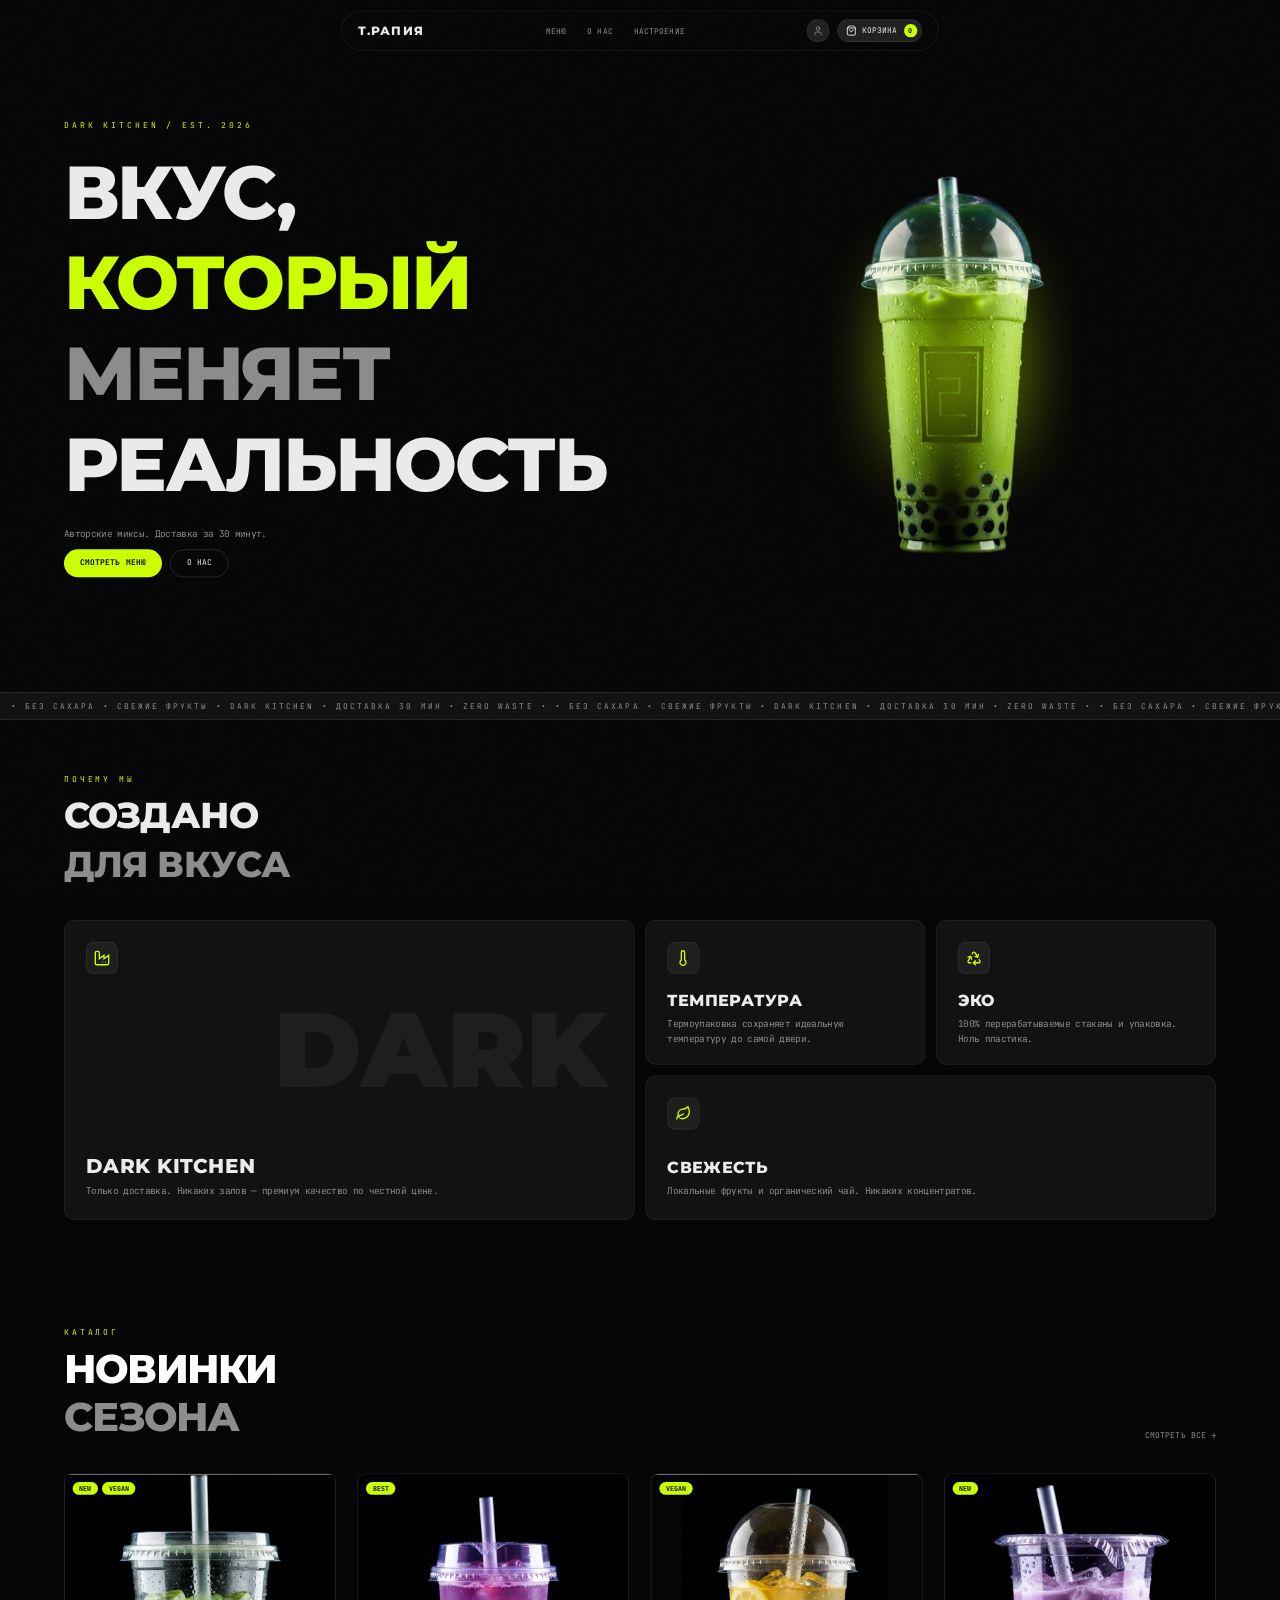
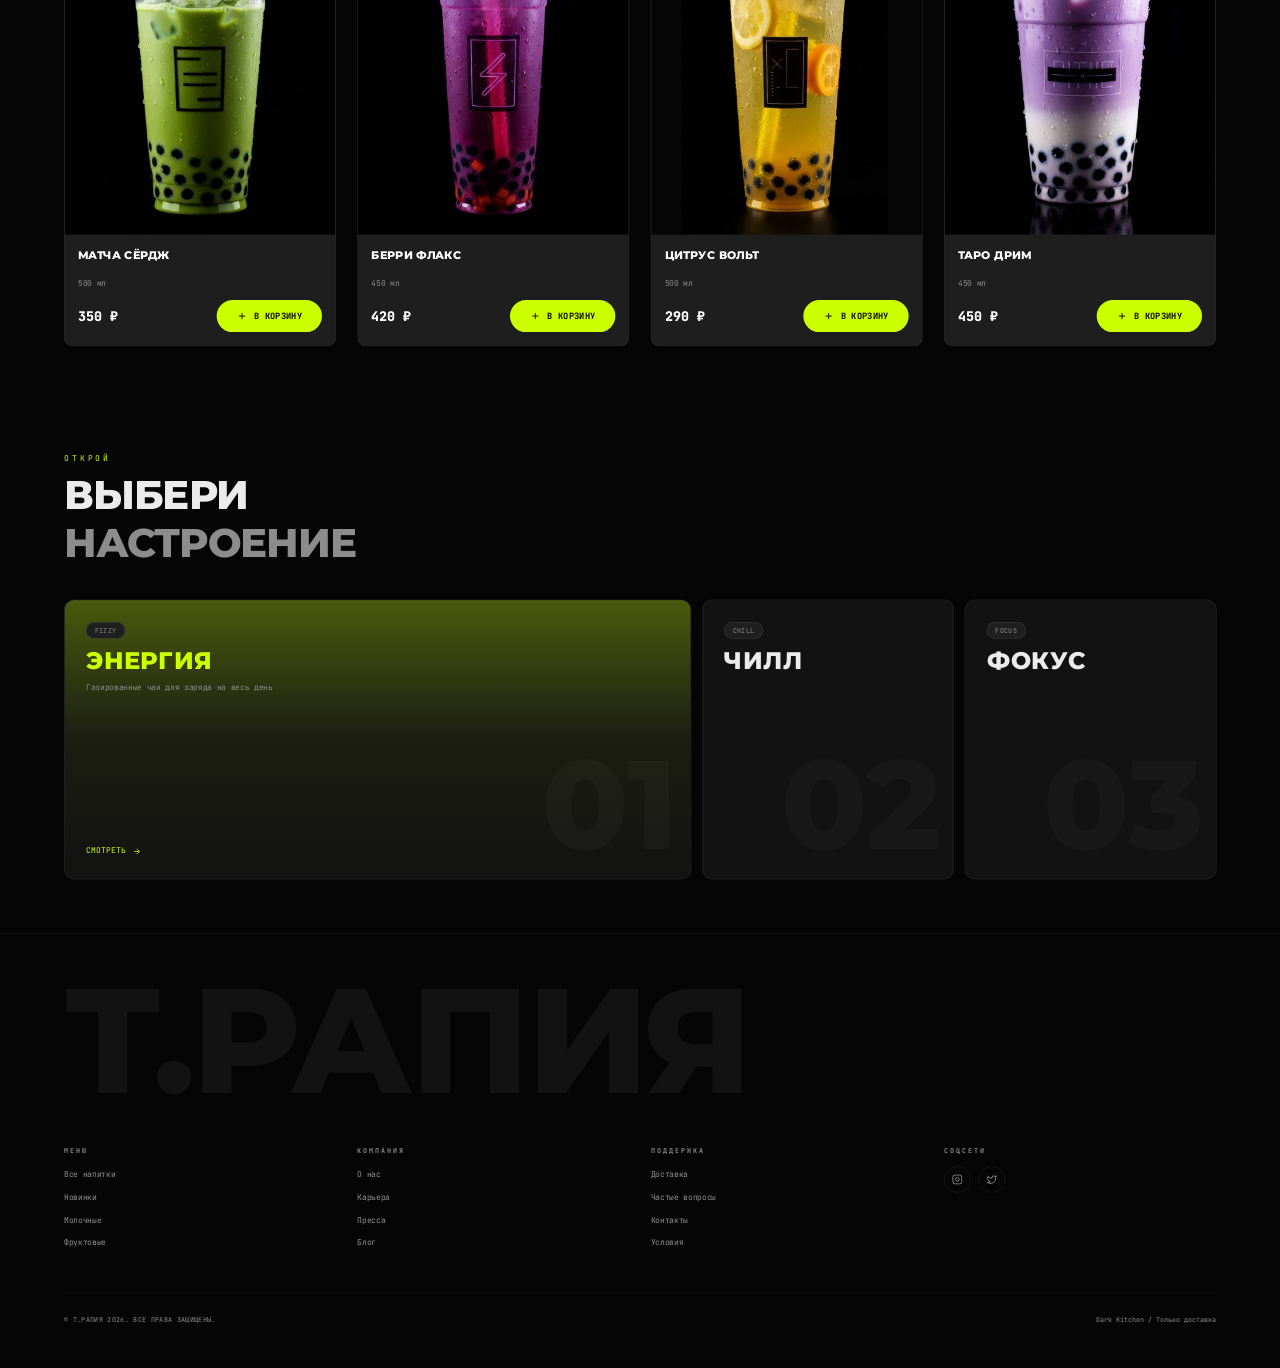
<file: index.html>
<!DOCTYPE html>
<html lang="ru">
<head>
  <meta charset="UTF-8">
  <meta name="viewport" content="width=1920">
  <title>TEARAPY | Dark Kitchen</title>
  <link rel="stylesheet" href="style.css">
  <link rel="preconnect" href="https://fonts.googleapis.com">
  <link rel="preconnect" href="https://fonts.gstatic.com" crossorigin>
  <link href="https://fonts.googleapis.com/css2?family=JetBrains+Mono:wght@400;500;600&family=Montserrat:wght@400;500;600;700;800&display=swap" rel="stylesheet">
</head>
<body>
  <div class="viewport">
    <main class="page">
    <!-- Header -->
    <header class="header">
      <nav class="header_nav">
        <a href="index.html" class="header_logo">Т.Рапия</a>
        <ul class="header_links">
          <li><a href="menu.html" class="header_link">МЕНЮ</a></li>
          <li><a href="index.html#about" class="header_link">О НАС</a></li>
          <li><a href="index.html#moods" class="header_link">НАСТРОЕНИЕ</a></li>
        </ul>
        <div class="header_actions">
          <a href="login.html" class="header_account" aria-label="Аккаунт">
            <svg xmlns="http://www.w3.org/2000/svg" width="16" height="16" viewBox="0 0 24 24" fill="none" stroke="currentColor" stroke-width="2" stroke-linecap="round" stroke-linejoin="round"><path d="M19 21v-2a4 4 0 0 0-4-4H9a4 4 0 0 0-4 4v2"/><circle cx="12" cy="7" r="4"/></svg>
          </a>
          <a href="menu.html" class="header_cart" aria-label="Корзина">
            <svg xmlns="http://www.w3.org/2000/svg" width="16" height="16" viewBox="0 0 24 24" fill="none" stroke="currentColor" stroke-width="2" stroke-linecap="round" stroke-linejoin="round"><path d="M6 2 3 6v14a2 2 0 0 0 2 2h14a2 2 0 0 0 2-2V6l-3-4Z"/><path d="M3 6h18"/><path d="M16 10a4 4 0 0 1-8 0"/></svg>
            <span class="header_cart_label">КОРЗИНА</span>
            <span class="header_cart_count">0</span>
          </a>
        </div>
      </nav>
    </header>

    <!-- Hero -->
    <section class="hero">
      <div class="hero_content">
        <div class="hero_typography">
          <p class="hero_subtitle">Dark Kitchen / Est. 2026</p>
          <h1 class="hero_title">
            ВКУС,
            <br><span class="hero_title_accent">КОТОРЫЙ</span>
            <br><span class="hero_title_muted">МЕНЯЕТ</span>
            <br>РЕАЛЬНОСТЬ
          </h1>
          <p class="hero_description">Авторские миксы. Доставка за 30 минут.</p>
          <div class="hero_actions">
            <a href="menu.html" class="hero_btn hero_btn_primary">СМОТРЕТЬ МЕНЮ</a>
            <a href="index.html#about" class="hero_btn hero_btn_secondary">О НАС</a>
          </div>
        </div>
        <div class="hero_image_wrap">
          <div class="hero_image_glow"></div>
          <img src="public/drinks/hero-drink.png" alt="Фирменный напиток TEARAPY" class="hero_image">
        </div>
      </div>
      <div class="hero_marquee">
        <div class="hero_marquee_text">• БЕЗ САХАРА • СВЕЖИЕ ФРУКТЫ • DARK KITCHEN • ДОСТАВКА 30 МИН • ZERO WASTE • • БЕЗ САХАРА • СВЕЖИЕ ФРУКТЫ • DARK KITCHEN • ДОСТАВКА 30 МИН • ZERO WASTE • • БЕЗ САХАРА • СВЕЖИЕ ФРУКТЫ • DARK KITCHEN • ДОСТАВКА 30 МИН • ZERO WASTE •</div>
      </div>
    </section>

    <!-- Advantages (BentoGrid) -->
    <section id="about" class="advantages">
      <div class="advantages_header">
        <p class="advantages_label">Почему мы</p>
        <h2 class="advantages_title">Создано<br><span class="advantages_title_muted">для вкуса</span></h2>
      </div>
      <div class="advantages_grid">
        <article class="advantages_card advantages_card_wide">
          <span class="advantages_card_decoration">DARK</span>
          <div class="advantages_card_glow"></div>
          <div class="advantages_card_content">
            <div class="advantages_icon">
              <svg xmlns="http://www.w3.org/2000/svg" width="24" height="24" viewBox="0 0 24 24" fill="none" stroke="currentColor" stroke-width="2"><path d="M2 20a2 2 0 0 0 2 2h16a2 2 0 0 0 2-2V8l-7 5V8l-7 5V4a2 2 0 0 0-2-2H4a2 2 0 0 0-2 2Z"/><path d="M17 18h1"/><path d="M12 18h1"/></svg>
            </div>
            <div>
              <h3 class="advantages_card_title advantages_card_title_large">Dark Kitchen</h3>
              <p class="advantages_card_text">Только доставка. Никаких залов — премиум качество по честной цене.</p>
            </div>
          </div>
        </article>
        <article class="advantages_card">
          <div class="advantages_card_glow"></div>
          <div class="advantages_card_content">
            <div class="advantages_icon">
              <svg xmlns="http://www.w3.org/2000/svg" width="24" height="24" viewBox="0 0 24 24" fill="none" stroke="currentColor" stroke-width="2"><path d="M14 14.76V3.5a2.5 2.5 0 0 0-5 0v11.26a4.5 4.5 0 1 0 5 0z"/></svg>
            </div>
            <div>
              <h3 class="advantages_card_title">Температура</h3>
              <p class="advantages_card_text">Термоупаковка сохраняет идеальную температуру до самой двери.</p>
            </div>
          </div>
        </article>
        <article class="advantages_card">
          <div class="advantages_card_glow"></div>
          <div class="advantages_card_content">
            <div class="advantages_icon">
              <svg width="24" height="24" viewBox="0 0 24 24" fill="none" xmlns="http://www.w3.org/2000/svg">
                <path d="M6.99977 19H4.81477C4.49934 19.0009 4.18902 18.9203 3.91394 18.7659C3.63886 18.6116 3.40834 18.3887 3.24477 18.119C3.08768 17.8481 3.00461 17.5407 3.00391 17.2275C3.00321 16.9144 3.08489 16.6066 3.24077 16.335L7.19577 9.5" stroke="#CCFF00" stroke-width="2" stroke-linecap="round" stroke-linejoin="round"/>
                <path d="M11 19H19.203C19.5169 18.9975 19.8249 18.9144 20.0974 18.7585C20.3699 18.6027 20.5978 18.3793 20.759 18.11C20.9139 17.8398 20.9954 17.5339 20.9954 17.2225C20.9954 16.9111 20.9139 16.6051 20.759 16.335L19.533 14.215" stroke="#CCFF00" stroke-width="2" stroke-linecap="round" stroke-linejoin="round"/>
                <path d="M14 16L11 19L14 22" stroke="#CCFF00" stroke-width="2" stroke-linecap="round" stroke-linejoin="round"/>
                <path d="M8.2931 13.596L7.1961 9.5L3.1001 10.598" stroke="#CCFF00" stroke-width="2" stroke-linecap="round" stroke-linejoin="round"/>
                <path d="M9.34424 5.811L10.4372 3.919C10.5942 3.6454 10.8192 3.41701 11.0904 3.25599C11.3616 3.09497 11.6699 3.00679 11.9852 3C12.2982 2.99942 12.6058 3.08116 12.8771 3.23703C13.1485 3.39289 13.3741 3.6174 13.5312 3.888L17.4742 10.731" stroke="#CCFF00" stroke-width="2" stroke-linecap="round" stroke-linejoin="round"/>
                <path d="M13.3779 9.63301L17.4739 10.731L18.5709 6.63501" stroke="#CCFF00" stroke-width="2" stroke-linecap="round" stroke-linejoin="round"/>
                </svg>
            </div>
            <div>
              <h3 class="advantages_card_title">Эко</h3>
              <p class="advantages_card_text">100% перерабатываемые стаканы и упаковка. Ноль пластика.</p>
            </div>
          </div>
        </article>
        <article class="advantages_card advantages_card_span">
          <div class="advantages_card_glow"></div>
          <div class="advantages_card_content">
            <div class="advantages_icon">
              <svg xmlns="http://www.w3.org/2000/svg" width="24" height="24" viewBox="0 0 24 24" fill="none" stroke="currentColor" stroke-width="2"><path d="M11 20A7 7 0 0 1 9.8 6.1C15.5 5 17 4.48 19 2c1 2 2 4.18 2 8 0 5.5-4.78 10-10 10Z"/><path d="M2 21c0-3 1.85-5.36 5.08-6C9.5 14.52 12 13 13 12"/></svg>
            </div>
            <div>
              <h3 class="advantages_card_title">Свежесть</h3>
              <p class="advantages_card_text">Локальные фрукты и органический чай. Никаких концентратов.</p>
            </div>
          </div>
        </article>
      </div>
    </section>

    <!-- Catalog -->
    <section id="menu" class="catalog">
      <div class="catalog_header">
        <div class="catalog_header_text">
          <p class="catalog_label">Каталог</p>
          <h2 class="catalog_title">Новинки<br><span class="catalog_title_muted">сезона</span></h2>
        </div>
        <a href="menu.html" class="catalog_link">Смотреть все →</a>
      </div>
      <div class="catalog_grid">
        <article class="catalog_card">
          <a href="product-1.html" class="catalog_card_image_wrap">
            <img src="public/drinks/matcha-surge.jpg" alt="Матча Сёрдж" class="catalog_card_image">
            <div class="catalog_card_tags">
              <span class="catalog_card_tag">NEW</span>
              <span class="catalog_card_tag">VEGAN</span>
            </div>
          </a>
          <div class="catalog_card_info">
            <a href="product-1.html"><h3 class="catalog_card_title">Матча Сёрдж</h3></a>
            <p class="catalog_card_volume">500 мл</p>
            <div class="catalog_card_footer">
              <span class="catalog_card_price">350 ₽</span>
              <a href="product-1.html" class="catalog_card_btn"><svg xmlns="http://www.w3.org/2000/svg" width="16" height="16" viewBox="0 0 24 24" fill="none" stroke="currentColor" stroke-width="2"><line x1="12" y1="5" x2="12" y2="19"/><line x1="5" y1="12" x2="19" y2="12"/></svg> В корзину</a>
            </div>
          </div>
        </article>
        <article class="catalog_card">
          <a href="product-1.html" class="catalog_card_image_wrap">
            <img src="public/drinks/berry-flux.jpg" alt="Берри Флакс" class="catalog_card_image">
            <div class="catalog_card_tags">
              <span class="catalog_card_tag">BEST</span>
            </div>
          </a>
          <div class="catalog_card_info">
            <a href="product-1.html"><h3 class="catalog_card_title">Берри Флакс</h3></a>
            <p class="catalog_card_volume">450 мл</p>
            <div class="catalog_card_footer">
              <span class="catalog_card_price">420 ₽</span>
              <a href="product-1.html" class="catalog_card_btn"><svg xmlns="http://www.w3.org/2000/svg" width="16" height="16" viewBox="0 0 24 24" fill="none" stroke="currentColor" stroke-width="2"><line x1="12" y1="5" x2="12" y2="19"/><line x1="5" y1="12" x2="19" y2="12"/></svg> В корзину</a>
            </div>
          </div>
        </article>
        <article class="catalog_card">
          <a href="product-1.html" class="catalog_card_image_wrap">
            <img src="public/drinks/citrus-volt.jpg" alt="Цитрус Вольт" class="catalog_card_image">
            <div class="catalog_card_tags">
              <span class="catalog_card_tag">VEGAN</span>
            </div>
          </a>
          <div class="catalog_card_info">
            <a href="product-1.html"><h3 class="catalog_card_title">Цитрус Вольт</h3></a>
            <p class="catalog_card_volume">500 мл</p>
            <div class="catalog_card_footer">
              <span class="catalog_card_price">290 ₽</span>
              <a href="product-1.html" class="catalog_card_btn"><svg xmlns="http://www.w3.org/2000/svg" width="16" height="16" viewBox="0 0 24 24" fill="none" stroke="currentColor" stroke-width="2"><line x1="12" y1="5" x2="12" y2="19"/><line x1="5" y1="12" x2="19" y2="12"/></svg> В корзину</a>
            </div>
          </div>
        </article>
        <article class="catalog_card">
          <a href="product-1.html" class="catalog_card_image_wrap">
            <img src="public/drinks/taro-dream.jpg" alt="Таро Дрим" class="catalog_card_image">
            <div class="catalog_card_tags">
              <span class="catalog_card_tag">NEW</span>
            </div>
          </a>
          <div class="catalog_card_info">
            <a href="product-1.html"><h3 class="catalog_card_title">Таро Дрим</h3></a>
            <p class="catalog_card_volume">450 мл</p>
            <div class="catalog_card_footer">
              <span class="catalog_card_price">450 ₽</span>
              <a href="product-1.html" class="catalog_card_btn"><svg xmlns="http://www.w3.org/2000/svg" width="16" height="16" viewBox="0 0 24 24" fill="none" stroke="currentColor" stroke-width="2"><line x1="12" y1="5" x2="12" y2="19"/><line x1="5" y1="12" x2="19" y2="12"/></svg> В корзину</a>
            </div>
          </div>
        </article>
      </div>
    </section>

    <!-- Moods (ShopByMood) -->
    <section id="moods" class="moods">
      <div class="moods_header">
        <p class="moods_label">Открой</p>
        <h2 class="moods_title">Выбери<br><span class="moods_title_muted">настроение</span></h2>
      </div>
      <div class="moods_cards">
        <a href="menu.html" class="moods_card moods_card_energy">
          <div class="moods_card_gradient"></div>
          <div class="moods_card_content">
            <span class="moods_card_badge">fizzy</span>
            <h3 class="moods_card_title">Энергия</h3>
            <p class="moods_card_subtitle">Газированные чаи для заряда на весь день</p>
            <span class="moods_card_link">Смотреть <svg xmlns="http://www.w3.org/2000/svg" width="14" height="14" viewBox="0 0 24 24" fill="none" stroke="currentColor" stroke-width="2"><path d="M5 12h14"/><path d="m12 5 7 7-7 7"/></svg></span>
          </div>
          <span class="moods_card_number">01</span>
        </a>
        <a href="menu.html" class="moods_card moods_card_chill">
          <div class="moods_card_gradient"></div>
          <div class="moods_card_content">
            <span class="moods_card_badge">chill</span>
            <h3 class="moods_card_title">Чилл</h3>
            <p class="moods_card_subtitle">Молочные чаи для медленных вечеров</p>
            <span class="moods_card_link">Смотреть <svg xmlns="http://www.w3.org/2000/svg" width="14" height="14" viewBox="0 0 24 24" fill="none" stroke="currentColor" stroke-width="2"><path d="M5 12h14"/><path d="m12 5 7 7-7 7"/></svg></span>
          </div>
          <span class="moods_card_number">02</span>
        </a>
        <a href="menu.html" class="moods_card moods_card_focus">
          <div class="moods_card_gradient"></div>
          <div class="moods_card_content">
            <span class="moods_card_badge">focus</span>
            <h3 class="moods_card_title">Фокус</h3>
            <p class="moods_card_subtitle">Чистые фруктовые чаи для ясности</p>
            <span class="moods_card_link">Смотреть <svg xmlns="http://www.w3.org/2000/svg" width="14" height="14" viewBox="0 0 24 24" fill="none" stroke="currentColor" stroke-width="2"><path d="M5 12h14"/><path d="m12 5 7 7-7 7"/></svg></span>
          </div>
          <span class="moods_card_number">03</span>
        </a>
      </div>
    </section>

    <!-- Footer -->
    <footer class="footer">
      <div class="footer_logo_wrap">
        <h2 class="footer_logo">Т.Рапия</h2>
      </div>
      <div class="footer_links_grid">
        <div class="footer_column">
          <h4 class="footer_column_title">Меню</h4>
          <ul class="footer_column_links">
            <li><a href="menu.html" class="footer_link">Все напитки</a></li>
            <li><a href="menu.html" class="footer_link">Новинки</a></li>
            <li><a href="menu.html" class="footer_link">Молочные</a></li>
            <li><a href="menu.html" class="footer_link">Фруктовые</a></li>
          </ul>
        </div>
        <div class="footer_column">
          <h4 class="footer_column_title">Компания</h4>
          <ul class="footer_column_links">
            <li><a href="index.html#about" class="footer_link">О нас</a></li>
            <li><a href="#" class="footer_link">Карьера</a></li>
            <li><a href="#" class="footer_link">Пресса</a></li>
            <li><a href="#" class="footer_link">Блог</a></li>
          </ul>
        </div>
        <div class="footer_column">
          <h4 class="footer_column_title">Поддержка</h4>
          <ul class="footer_column_links">
            <li><a href="#" class="footer_link">Доставка</a></li>
            <li><a href="#" class="footer_link">Частые вопросы</a></li>
            <li><a href="#" class="footer_link">Контакты</a></li>
            <li><a href="#" class="footer_link">Условия</a></li>
          </ul>
        </div>
        <div class="footer_column footer_column_social">
          <h4 class="footer_column_title">Соцсети</h4>
          <div class="footer_social">
            <a href="#" class="footer_social_link" aria-label="Instagram">
              <svg xmlns="http://www.w3.org/2000/svg" width="16" height="16" viewBox="0 0 24 24" fill="none" stroke="currentColor" stroke-width="2"><rect width="20" height="20" x="2" y="2" rx="5" ry="5"/><path d="M16 11.37A4 4 0 1 1 12.63 8 4 4 0 0 1 16 11.37z"/><line x1="17.5" x2="17.51" y1="6.5" y2="6.5"/></svg>
            </a>
            <a href="#" class="footer_social_link" aria-label="Twitter">
              <svg xmlns="http://www.w3.org/2000/svg" width="16" height="16" viewBox="0 0 24 24" fill="none" stroke="currentColor" stroke-width="2"><path d="M22 4s-.7 2.1-2 3.4c1.6 10-9.4 17.3-18 11.6 2.2.1 4.4-.6 6-2C3 15.5.5 9.6 3 5c2.2 2.6 5.6 4.1 9 4-.9-4.2 4-6.6 7-3.8 1.1 0 3-1.2 3-1.2z"/></svg>
            </a>
          </div>
        </div>
      </div>
      <div class="footer_bottom">
        <p class="footer_copyright">© Т.Рапия 2026. Все права защищены.</p>
        <p class="footer_tagline">Dark Kitchen / Только доставка</p>
      </div>
    </footer>
    </main>
  </div>
  <script src="fit.js" defer></script>
</body>
</html>
</file>
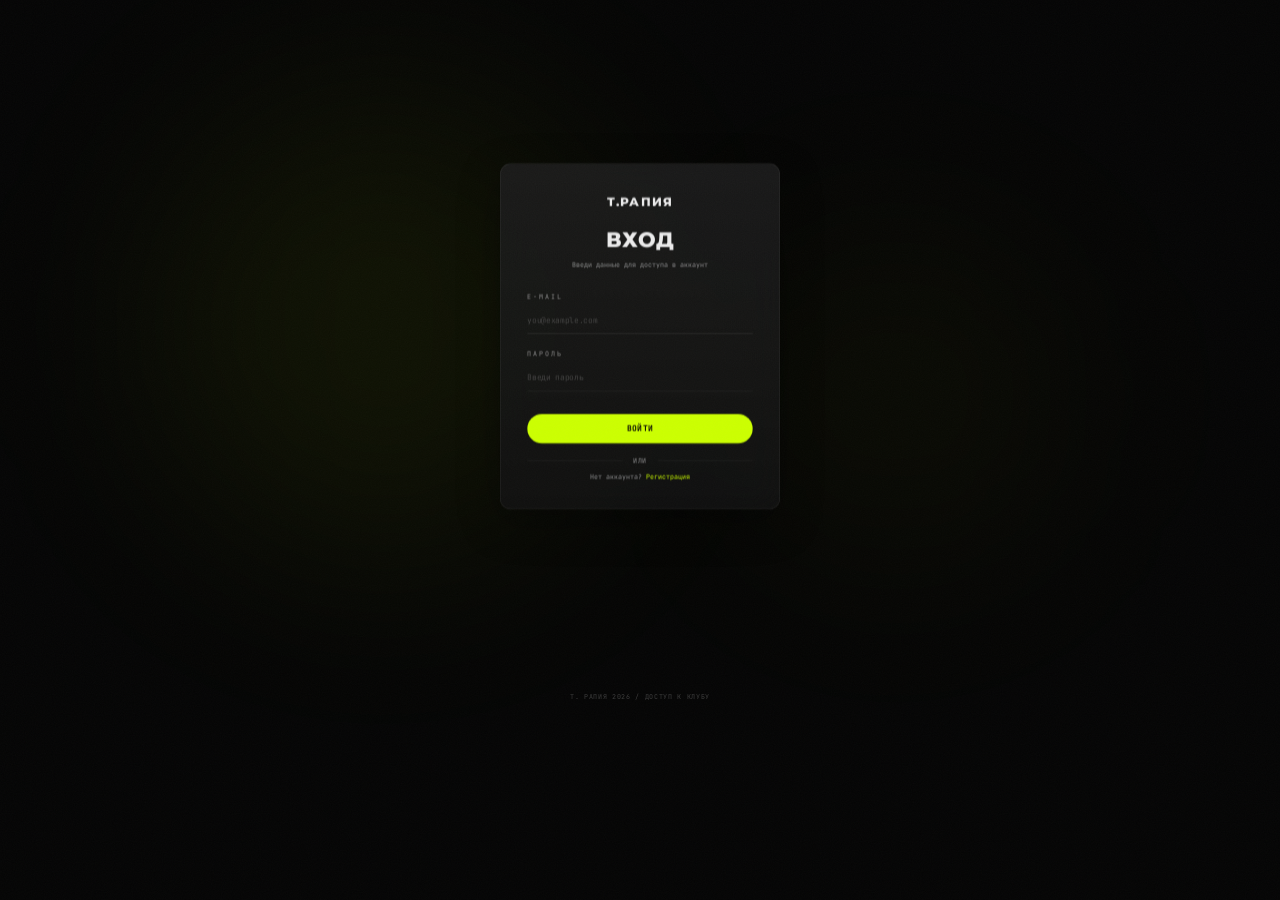
<file: login.html>
<!DOCTYPE html>
<html lang="ru">
<head>
  <meta charset="UTF-8">
  <meta name="viewport" content="width=1920">
  <title>Вход | Т.Рапия</title>
  <link rel="stylesheet" href="style.css">
  <link rel="preconnect" href="https://fonts.googleapis.com">
  <link rel="preconnect" href="https://fonts.gstatic.com" crossorigin>
  <link href="https://fonts.googleapis.com/css2?family=JetBrains+Mono:wght@400;500;600&family=Montserrat:wght@400;500;600;700;800&display=swap" rel="stylesheet">
</head>
<body class="auth_page">
  <div class="viewport">
    <main class="page">
    <section class="auth">
      <div class="auth_bg">
        <div class="auth_bg_blur auth_bg_blur_left"></div>
        <div class="auth_bg_blur auth_bg_blur_right"></div>
      </div>
      <div class="auth_card">
        <a href="index.html" class="auth_logo">Т.Рапия</a>
        <h1 class="auth_title">ВХОД</h1>
        <p class="auth_subtitle">Введи данные для доступа в аккаунт</p>

        <form class="auth_form" action="#" method="post">
          <div class="auth_field">
            <label class="auth_label" for="auth-email">E-MAIL</label>
            <input type="email" id="auth-email" name="email" class="auth_input" placeholder="you@example.com">
          </div>
          <div class="auth_field">
            <label class="auth_label" for="auth-password">ПАРОЛЬ</label>
            <input type="password" id="auth-password" name="password" class="auth_input" placeholder="Введи пароль">
          </div>
          <button type="submit" class="auth_submit">ВОЙТИ</button>
        </form>

        <div class="auth_divider">
          <span class="auth_divider_line"></span>
          <span class="auth_divider_text">ИЛИ</span>
          <span class="auth_divider_line"></span>
        </div>

        <p class="auth_switch">
          Нет аккаунта? <a href="register.html" class="auth_link">Регистрация</a>
        </p>
      </div>

      <p class="auth_footer">Т. РАПИЯ 2026 / ДОСТУП К КЛУБУ</p>
    </section>
    </main>
  </div>
  <script src="fit.js" defer></script>
</body>
</html>
</file>
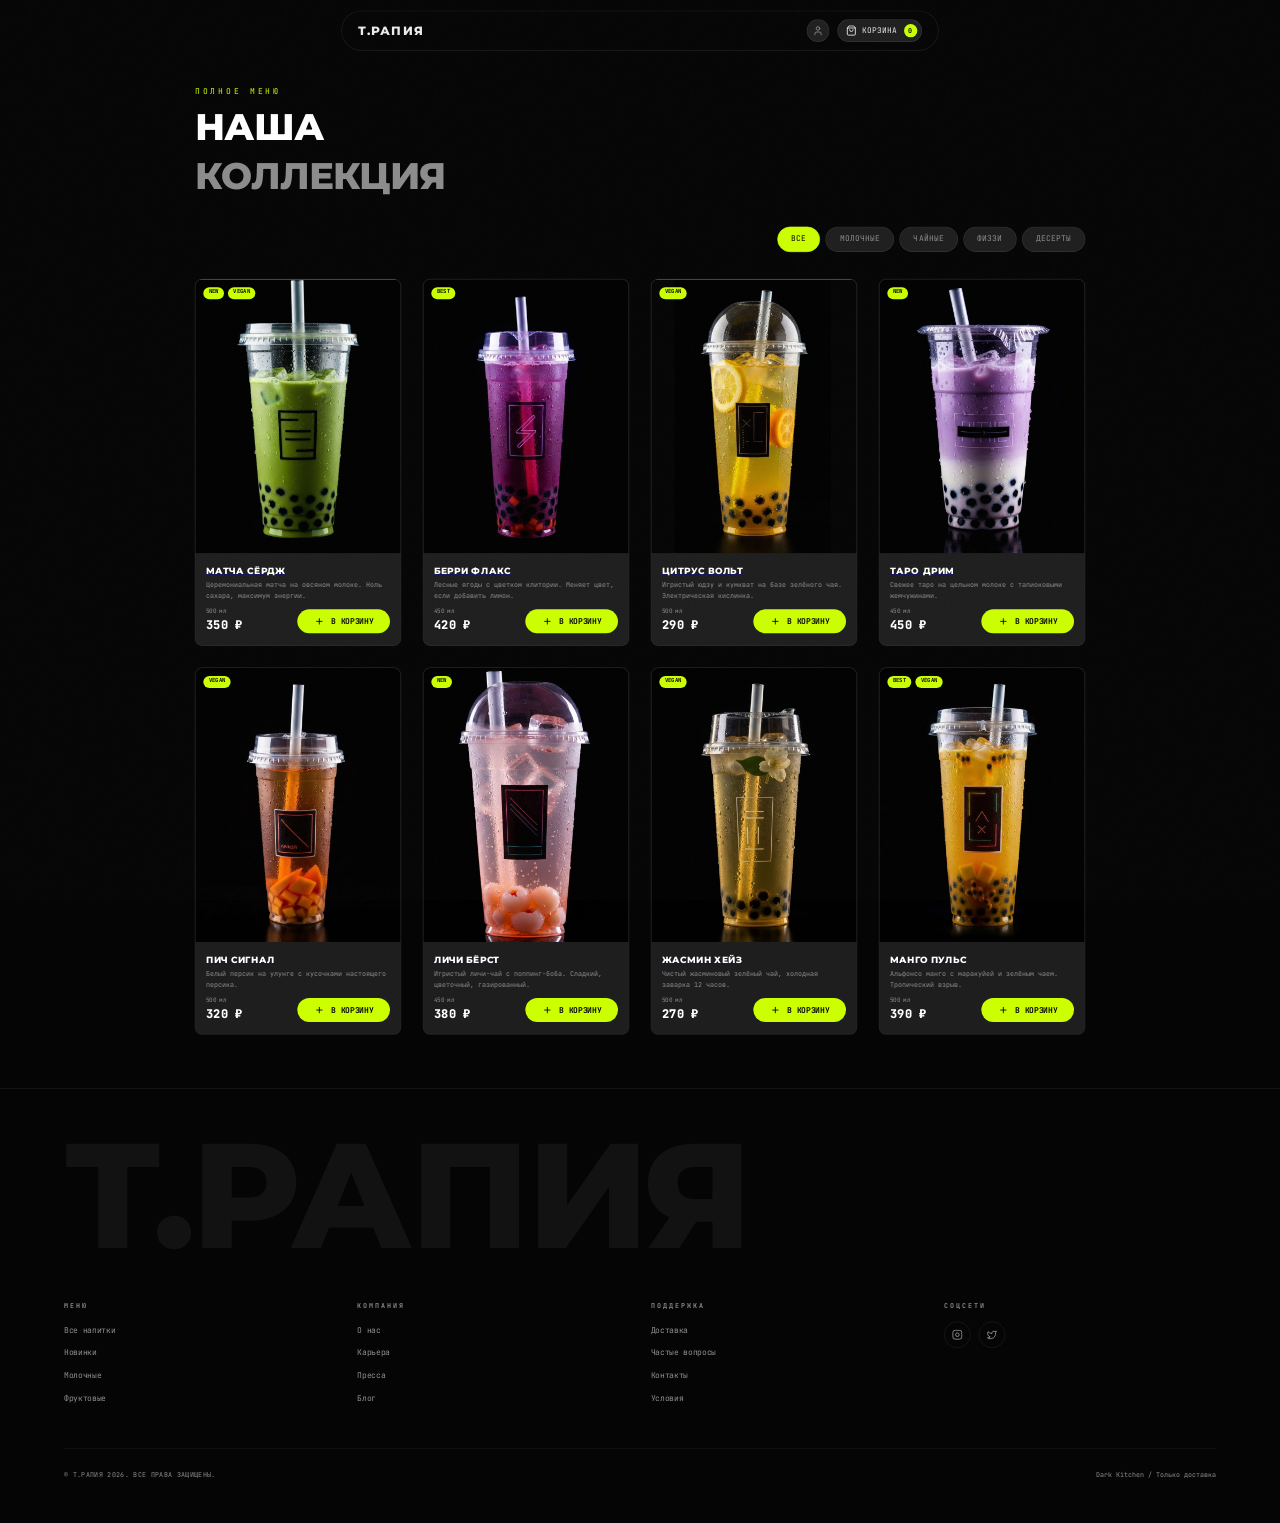
<file: menu.html>
<!DOCTYPE html>
<html lang="ru">
<head>
  <meta charset="UTF-8">
  <meta name="viewport" content="width=1920">
  <title>Каталог | Т.Рапия</title>
  <link rel="stylesheet" href="style.css">
  <link rel="preconnect" href="https://fonts.googleapis.com">
  <link rel="preconnect" href="https://fonts.gstatic.com" crossorigin>
  <link href="https://fonts.googleapis.com/css2?family=JetBrains+Mono:wght@400;500;600&family=Montserrat:wght@400;500;600;700;800&display=swap" rel="stylesheet">
</head>
<body>
  <div class="viewport">
    <main class="page">
    <header class="header">
      <nav class="header_nav">
        <a href="index.html" class="header_logo">Т.Рапия</a>
        <div class="header_actions">
          <a href="login.html" class="header_account" aria-label="Аккаунт">
            <svg xmlns="http://www.w3.org/2000/svg" width="16" height="16" viewBox="0 0 24 24" fill="none" stroke="currentColor" stroke-width="2" stroke-linecap="round" stroke-linejoin="round"><path d="M19 21v-2a4 4 0 0 0-4-4H9a4 4 0 0 0-4 4v2"/><circle cx="12" cy="7" r="4"/></svg>
          </a>
          <a href="menu.html" class="header_cart" aria-label="Корзина">
            <svg xmlns="http://www.w3.org/2000/svg" width="16" height="16" viewBox="0 0 24 24" fill="none" stroke="currentColor" stroke-width="2" stroke-linecap="round" stroke-linejoin="round"><path d="M6 2 3 6v14a2 2 0 0 0 2 2h14a2 2 0 0 0 2-2V6l-3-4Z"/><path d="M3 6h18"/><path d="M16 10a4 4 0 0 1-8 0"/></svg>
            <span class="header_cart_label">КОРЗИНА</span>
            <span class="header_cart_count">0</span>
          </a>
        </div>
      </nav>
    </header>

    <section class="menu_page">
      <div class="menu_header">
        <p class="menu_label">ПОЛНОЕ МЕНЮ</p>
        <h1 class="menu_title">НАША<br><span class="menu_title_muted">КОЛЛЕКЦИЯ</span></h1>
      </div>

      <div class="menu_filters">
        <a href="#all" class="menu_filter menu_filter_active">ВСЕ</a>
        <a href="#all" class="menu_filter">МОЛОЧНЫЕ</a>
        <a href="#all" class="menu_filter">ЧАЙНЫЕ</a>
        <a href="#all" class="menu_filter">ФИЗЗИ</a>
        <a href="#all" class="menu_filter">ДЕСЕРТЫ</a>
      </div>

      <div id="all" class="menu_grid">
          <article class="catalog_card">
            <a href="product-1.html" class="catalog_card_image_wrap">
              <img src="public/drinks/matcha-surge.jpg" alt="Матча Сёрдж" class="catalog_card_image">
              <div class="catalog_card_tags"><span class="catalog_card_tag">NEW</span><span class="catalog_card_tag">VEGAN</span></div>
            </a>
            <div class="catalog_card_info">
              <div>
                <a href="product-1.html"><h3 class="catalog_card_title">Матча Сёрдж</h3></a>
                <p class="catalog_card_description">Церемониальная матча на овсяном молоке. Ноль сахара, максимум энергии.</p>
              </div>
              <div class="catalog_card_footer">
                <div class="catalog_card_meta">
                  <p class="catalog_card_volume">500 мл</p>
                  <span class="catalog_card_price">350 ₽</span>
                </div>
                <a href="product-1.html" class="catalog_card_btn"><svg xmlns="http://www.w3.org/2000/svg" width="16" height="16" viewBox="0 0 24 24" fill="none" stroke="currentColor" stroke-width="2"><line x1="12" y1="5" x2="12" y2="19"/><line x1="5" y1="12" x2="19" y2="12"/></svg> В корзину</a>
              </div>
            </div>
          </article>
          <article class="catalog_card">
            <a href="product-1.html" class="catalog_card_image_wrap">
              <img src="public/drinks/berry-flux.jpg" alt="Берри Флакс" class="catalog_card_image">
              <div class="catalog_card_tags"><span class="catalog_card_tag">BEST</span></div>
            </a>
            <div class="catalog_card_info">
              <div>
                <a href="product-1.html"><h3 class="catalog_card_title">Берри Флакс</h3></a>
                <p class="catalog_card_description">Лесные ягоды с цветком клитории. Меняет цвет, если добавить лимон.</p>
              </div>
              <div class="catalog_card_footer">
                <div class="catalog_card_meta">
                  <p class="catalog_card_volume">450 мл</p>
                  <span class="catalog_card_price">420 ₽</span>
                </div>
                <a href="product-1.html" class="catalog_card_btn"><svg xmlns="http://www.w3.org/2000/svg" width="16" height="16" viewBox="0 0 24 24" fill="none" stroke="currentColor" stroke-width="2"><line x1="12" y1="5" x2="12" y2="19"/><line x1="5" y1="12" x2="19" y2="12"/></svg> В корзину</a>
              </div>
            </div>
          </article>
          <article class="catalog_card">
            <a href="product-1.html" class="catalog_card_image_wrap">
              <img src="public/drinks/citrus-volt.jpg" alt="Цитрус Вольт" class="catalog_card_image">
              <div class="catalog_card_tags"><span class="catalog_card_tag">VEGAN</span></div>
            </a>
            <div class="catalog_card_info">
              <div>
                <a href="product-1.html"><h3 class="catalog_card_title">Цитрус Вольт</h3></a>
                <p class="catalog_card_description">Игристый юдзу и кумкват на базе зелёного чая. Электрическая кислинка.</p>
              </div>
              <div class="catalog_card_footer">
                <div class="catalog_card_meta">
                  <p class="catalog_card_volume">500 мл</p>
                  <span class="catalog_card_price">290 ₽</span>
                </div>
                <a href="product-1.html" class="catalog_card_btn"><svg xmlns="http://www.w3.org/2000/svg" width="16" height="16" viewBox="0 0 24 24" fill="none" stroke="currentColor" stroke-width="2"><line x1="12" y1="5" x2="12" y2="19"/><line x1="5" y1="12" x2="19" y2="12"/></svg> В корзину</a>
              </div>
            </div>
          </article>
          <article class="catalog_card">
            <a href="product-1.html" class="catalog_card_image_wrap">
              <img src="public/drinks/taro-dream.jpg" alt="Таро Дрим" class="catalog_card_image">
              <div class="catalog_card_tags"><span class="catalog_card_tag">NEW</span></div>
            </a>
            <div class="catalog_card_info">
              <div>
                <a href="product-1.html"><h3 class="catalog_card_title">Таро Дрим</h3></a>
                <p class="catalog_card_description">Свежее таро на цельном молоке с тапиоковыми жемчужинами.</p>
              </div>
              <div class="catalog_card_footer">
                <div class="catalog_card_meta">
                  <p class="catalog_card_volume">450 мл</p>
                  <span class="catalog_card_price">450 ₽</span>
                </div>
                <a href="product-1.html" class="catalog_card_btn"><svg xmlns="http://www.w3.org/2000/svg" width="16" height="16" viewBox="0 0 24 24" fill="none" stroke="currentColor" stroke-width="2"><line x1="12" y1="5" x2="12" y2="19"/><line x1="5" y1="12" x2="19" y2="12"/></svg> В корзину</a>
              </div>
            </div>
          </article>
          <article class="catalog_card">
            <a href="product-1.html" class="catalog_card_image_wrap">
              <img src="public/drinks/peach-signal.jpg" alt="Пич Сигнал" class="catalog_card_image">
              <div class="catalog_card_tags"><span class="catalog_card_tag">VEGAN</span></div>
            </a>
            <div class="catalog_card_info">
              <div>
                <a href="product-1.html"><h3 class="catalog_card_title">Пич Сигнал</h3></a>
                <p class="catalog_card_description">Белый персик на улунге с кусочками настоящего персика.</p>
              </div>
              <div class="catalog_card_footer">
                <div class="catalog_card_meta">
                  <p class="catalog_card_volume">500 мл</p>
                  <span class="catalog_card_price">320 ₽</span>
                </div>
                <a href="product-1.html" class="catalog_card_btn"><svg xmlns="http://www.w3.org/2000/svg" width="16" height="16" viewBox="0 0 24 24" fill="none" stroke="currentColor" stroke-width="2"><line x1="12" y1="5" x2="12" y2="19"/><line x1="5" y1="12" x2="19" y2="12"/></svg> В корзину</a>
              </div>
            </div>
          </article>
          <article class="catalog_card">
            <a href="product-1.html" class="catalog_card_image_wrap">
              <img src="public/drinks/lychee-burst.jpg" alt="Личи Бёрст" class="catalog_card_image">
              <div class="catalog_card_tags"><span class="catalog_card_tag">NEW</span></div>
            </a>
            <div class="catalog_card_info">
              <div>
                <a href="product-1.html"><h3 class="catalog_card_title">Личи Бёрст</h3></a>
                <p class="catalog_card_description">Игристый личи-чай с поппинг-боба. Сладкий, цветочный, газированный.</p>
              </div>
              <div class="catalog_card_footer">
                <div class="catalog_card_meta">
                  <p class="catalog_card_volume">450 мл</p>
                  <span class="catalog_card_price">380 ₽</span>
                </div>
                <a href="product-1.html" class="catalog_card_btn"><svg xmlns="http://www.w3.org/2000/svg" width="16" height="16" viewBox="0 0 24 24" fill="none" stroke="currentColor" stroke-width="2"><line x1="12" y1="5" x2="12" y2="19"/><line x1="5" y1="12" x2="19" y2="12"/></svg> В корзину</a>
              </div>
            </div>
          </article>
          <article class="catalog_card">
            <a href="product-1.html" class="catalog_card_image_wrap">
              <img src="public/drinks/jasmine-haze.jpg" alt="Жасмин Хейз" class="catalog_card_image">
              <div class="catalog_card_tags"><span class="catalog_card_tag">VEGAN</span></div>
            </a>
            <div class="catalog_card_info">
              <div>
                <a href="product-1.html"><h3 class="catalog_card_title">Жасмин Хейз</h3></a>
                <p class="catalog_card_description">Чистый жасминовый зелёный чай, холодная заварка 12 часов.</p>
              </div>
              <div class="catalog_card_footer">
                <div class="catalog_card_meta">
                  <p class="catalog_card_volume">500 мл</p>
                  <span class="catalog_card_price">270 ₽</span>
                </div>
                <a href="product-1.html" class="catalog_card_btn"><svg xmlns="http://www.w3.org/2000/svg" width="16" height="16" viewBox="0 0 24 24" fill="none" stroke="currentColor" stroke-width="2"><line x1="12" y1="5" x2="12" y2="19"/><line x1="5" y1="12" x2="19" y2="12"/></svg> В корзину</a>
              </div>
            </div>
          </article>
          <article class="catalog_card">
            <a href="product-1.html" class="catalog_card_image_wrap">
              <img src="public/drinks/mango-pulse.jpg" alt="Манго Пульс" class="catalog_card_image">
              <div class="catalog_card_tags"><span class="catalog_card_tag">BEST</span><span class="catalog_card_tag">VEGAN</span></div>
            </a>
            <div class="catalog_card_info">
              <div>
                <a href="product-1.html"><h3 class="catalog_card_title">Манго Пульс</h3></a>
                <p class="catalog_card_description">Альфонсо манго с маракуйей и зелёным чаем. Тропический взрыв.</p>
              </div>
              <div class="catalog_card_footer">
                <div class="catalog_card_meta">
                  <p class="catalog_card_volume">500 мл</p>
                  <span class="catalog_card_price">390 ₽</span>
                </div>
                <a href="product-1.html" class="catalog_card_btn"><svg xmlns="http://www.w3.org/2000/svg" width="16" height="16" viewBox="0 0 24 24" fill="none" stroke="currentColor" stroke-width="2"><line x1="12" y1="5" x2="12" y2="19"/><line x1="5" y1="12" x2="19" y2="12"/></svg> В корзину</a>
              </div>
            </div>
          </article>
      </div>
    </section>

    <footer class="footer">
      <div class="footer_logo_wrap">
        <h2 class="footer_logo">Т.Рапия</h2>
      </div>
      <div class="footer_links_grid">
        <div class="footer_column">
          <h4 class="footer_column_title">Меню</h4>
          <ul class="footer_column_links">
            <li><a href="menu.html" class="footer_link">Все напитки</a></li>
            <li><a href="menu.html#all" class="footer_link">Новинки</a></li>
            <li><a href="menu.html#milk-tea" class="footer_link">Молочные</a></li>
            <li><a href="menu.html#fruit-tea" class="footer_link">Фруктовые</a></li>
          </ul>
        </div>
        <div class="footer_column">
          <h4 class="footer_column_title">Компания</h4>
          <ul class="footer_column_links">
            <li><a href="index.html#about" class="footer_link">О нас</a></li>
            <li><a href="#" class="footer_link">Карьера</a></li>
            <li><a href="#" class="footer_link">Пресса</a></li>
            <li><a href="#" class="footer_link">Блог</a></li>
          </ul>
        </div>
        <div class="footer_column">
          <h4 class="footer_column_title">Поддержка</h4>
          <ul class="footer_column_links">
            <li><a href="#" class="footer_link">Доставка</a></li>
            <li><a href="#" class="footer_link">Частые вопросы</a></li>
            <li><a href="#" class="footer_link">Контакты</a></li>
            <li><a href="#" class="footer_link">Условия</a></li>
          </ul>
        </div>
        <div class="footer_column footer_column_social">
          <h4 class="footer_column_title">Соцсети</h4>
          <div class="footer_social">
            <a href="#" class="footer_social_link" aria-label="Instagram">
              <svg xmlns="http://www.w3.org/2000/svg" width="16" height="16" viewBox="0 0 24 24" fill="none" stroke="currentColor" stroke-width="2"><rect width="20" height="20" x="2" y="2" rx="5" ry="5"/><path d="M16 11.37A4 4 0 1 1 12.63 8 4 4 0 0 1 16 11.37z"/><line x1="17.5" x2="17.51" y1="6.5" y2="6.5"/></svg>
            </a>
            <a href="#" class="footer_social_link" aria-label="Twitter">
              <svg xmlns="http://www.w3.org/2000/svg" width="16" height="16" viewBox="0 0 24 24" fill="none" stroke="currentColor" stroke-width="2"><path d="M22 4s-.7 2.1-2 3.4c1.6 10-9.4 17.3-18 11.6 2.2.1 4.4-.6 6-2C3 15.5.5 9.6 3 5c2.2 2.6 5.6 4.1 9 4-.9-4.2 4-6.6 7-3.8 1.1 0 3-1.2 3-1.2z"/></svg>
            </a>
          </div>
        </div>
      </div>
      <div class="footer_bottom">
        <p class="footer_copyright">© Т.Рапия 2026. Все права защищены.</p>
        <p class="footer_tagline">Dark Kitchen / Только доставка</p>
      </div>
    </footer>
    </main>
  </div>
  <script src="fit.js" defer></script>
</body>
</html>
</file>
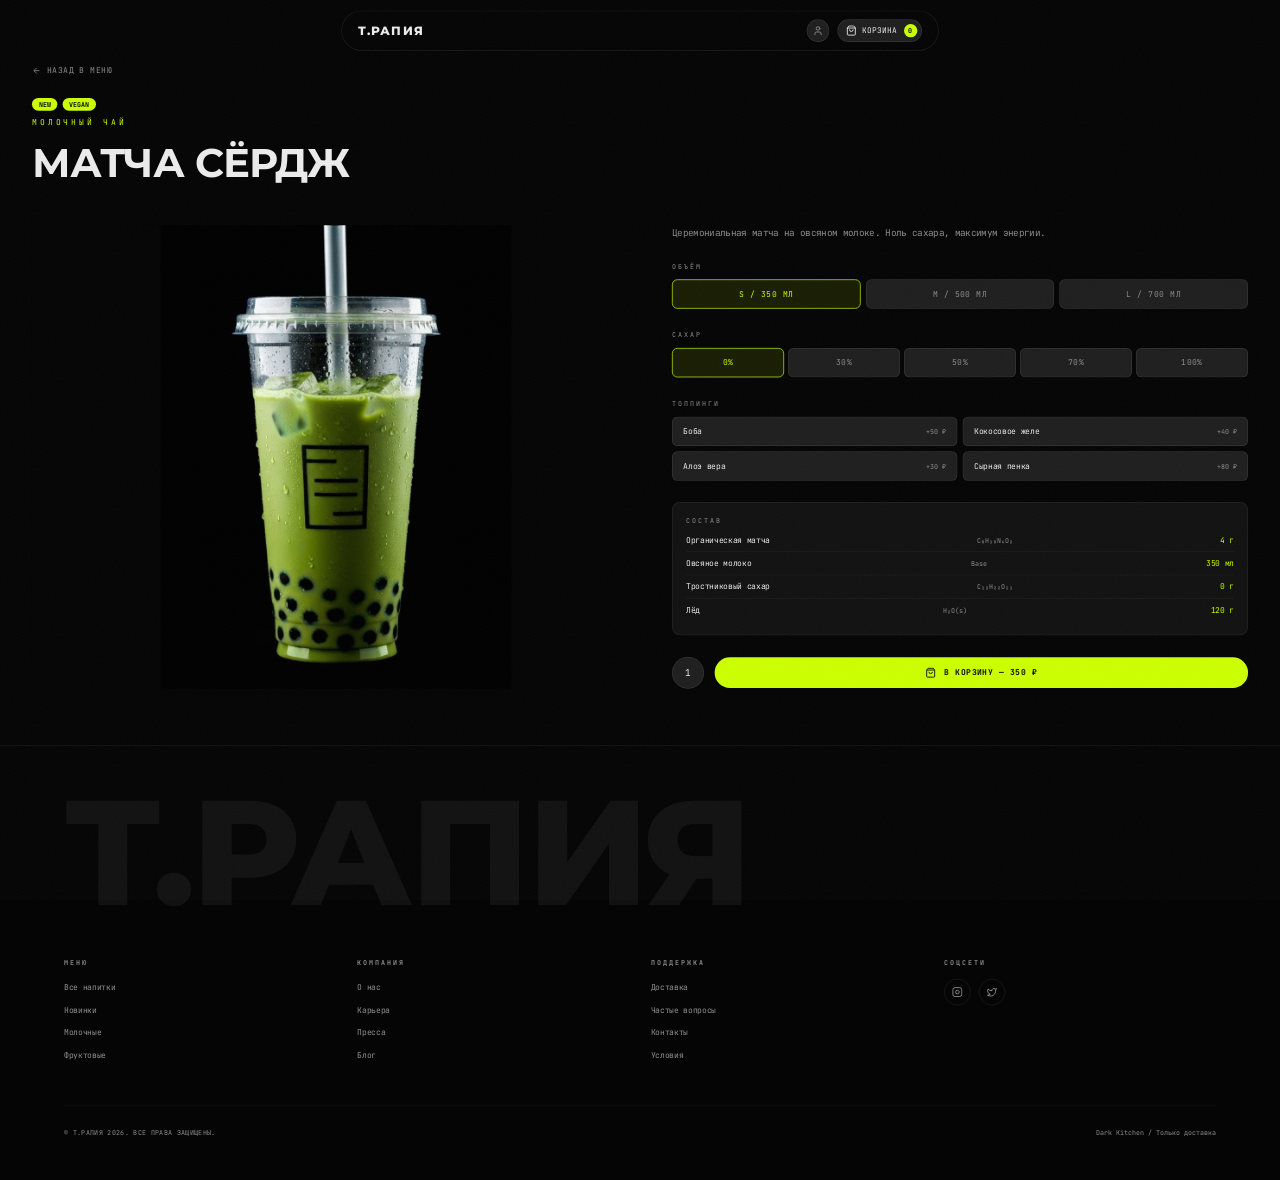
<file: product-1.html>
<!DOCTYPE html>
<html lang="ru">
<head>
  <meta charset="UTF-8">
  <meta name="viewport" content="width=1920">
  <title>Матча Сёрдж | Т.Рапия</title>
  <link rel="stylesheet" href="style.css">
  <link rel="preconnect" href="https://fonts.googleapis.com">
  <link rel="preconnect" href="https://fonts.gstatic.com" crossorigin>
  <link href="https://fonts.googleapis.com/css2?family=JetBrains+Mono:wght@400;500;600&family=Montserrat:wght@400;500;600;700;800&display=swap" rel="stylesheet">
</head>
<body>
  <div class="viewport">
    <main class="page">
    <header class="header">
      <nav class="header_nav">
        <a href="index.html" class="header_logo">Т.Рапия</a>
        <div class="header_actions">
          <a href="login.html" class="header_account" aria-label="Аккаунт">
            <svg xmlns="http://www.w3.org/2000/svg" width="16" height="16" viewBox="0 0 24 24" fill="none" stroke="currentColor" stroke-width="2" stroke-linecap="round" stroke-linejoin="round"><path d="M19 21v-2a4 4 0 0 0-4-4H9a4 4 0 0 0-4 4v2"/><circle cx="12" cy="7" r="4"/></svg>
          </a>
          <a href="menu.html" class="header_cart" aria-label="Корзина">
            <svg xmlns="http://www.w3.org/2000/svg" width="16" height="16" viewBox="0 0 24 24" fill="none" stroke="currentColor" stroke-width="2" stroke-linecap="round" stroke-linejoin="round"><path d="M6 2 3 6v14a2 2 0 0 0 2 2h14a2 2 0 0 0 2-2V6l-3-4Z"/><path d="M3 6h18"/><path d="M16 10a4 4 0 0 1-8 0"/></svg>
            <span class="header_cart_label">КОРЗИНА</span>
            <span class="header_cart_count">0</span>
          </a>
        </div>
      </nav>
    </header>

    <section class="product_detail">
      <a href="menu.html" class="product_back">
        <svg xmlns="http://www.w3.org/2000/svg" width="14" height="14" viewBox="0 0 24 24" fill="none" stroke="currentColor" stroke-width="2"><path d="m12 19-7-7 7-7"/><path d="M19 12H5"/></svg>
        Назад в меню
      </a>

      <div class="product_header">
        <div class="product_tags">
          <span class="product_tag">NEW</span>
          <span class="product_tag">VEGAN</span>
        </div>
        <p class="product_category">молочный чай</p>
        <h1 class="product_title">Матча Сёрдж</h1>
      </div>

      <div class="product_content">
        <div class="product_image_wrap">
          <img src="public/drinks/matcha-surge.jpg" alt="Матча Сёрдж" class="product_image">
        </div>

        <div class="product_panel">
          <p class="product_description">Церемониальная матча на овсяном молоке. Ноль сахара, максимум энергии.</p>

          <div class="product_control">
            <label class="product_control_label">ОБЪЁМ</label>
            <div class="product_control_options">
              <span class="product_option product_option_active">S / 350 мл</span>
              <span class="product_option">M / 500 мл</span>
              <span class="product_option">L / 700 мл</span>
            </div>
          </div>

          <div class="product_control">
            <label class="product_control_label">САХАР</label>
            <div class="product_control_options product_control_options_sugar">
              <span class="product_option product_option_active">0%</span>
              <span class="product_option">30%</span>
              <span class="product_option">50%</span>
              <span class="product_option">70%</span>
              <span class="product_option">100%</span>
            </div>
          </div>

          <div class="product_control">
            <label class="product_control_label">ТОППИНГИ</label>
            <div class="product_toppings">
              <div class="product_topping"><span>Боба</span><span class="product_topping_price">+50 ₽</span></div>
              <div class="product_topping"><span>Кокосовое желе</span><span class="product_topping_price">+40 ₽</span></div>
              <div class="product_topping"><span>Алоэ вера</span><span class="product_topping_price">+30 ₽</span></div>
              <div class="product_topping"><span>Сырная пенка</span><span class="product_topping_price">+80 ₽</span></div>
            </div>
          </div>

          <div class="product_ingredients">
            <p class="product_ingredients_label">СОСТАВ</p>
            <div class="product_ingredients_list">
              <div class="product_ingredient"><span>Органическая матча</span><span class="product_ingredient_code">C₈H₁₀N₄O₂</span><span class="product_ingredient_amount">4 г</span></div>
              <div class="product_ingredient"><span>Овсяное молоко</span><span class="product_ingredient_code">Base</span><span class="product_ingredient_amount">350 мл</span></div>
              <div class="product_ingredient"><span>Тростниковый сахар</span><span class="product_ingredient_code">C₁₂H₂₂O₁₁</span><span class="product_ingredient_amount">0 г</span></div>
              <div class="product_ingredient"><span>Лёд</span><span class="product_ingredient_code">H₂O(s)</span><span class="product_ingredient_amount">120 г</span></div>
            </div>
          </div>

          <div class="product_add">
            <div class="product_quantity">
              <span class="product_quantity_value">1</span>
            </div>
            <a href="menu.html" class="product_add_btn">
              <svg xmlns="http://www.w3.org/2000/svg" width="16" height="16" viewBox="0 0 24 24" fill="none" stroke="currentColor" stroke-width="2"><path d="M6 2 3 6v14a2 2 0 0 0 2 2h14a2 2 0 0 0 2-2V6l-3-4Z"/><path d="M3 6h18"/><path d="M16 10a4 4 0 0 1-8 0"/></svg>
              В корзину — 350 ₽
            </a>
          </div>
        </div>
      </div>
    </section>

    <footer class="footer">
      <div class="footer_logo_wrap">
        <h2 class="footer_logo">Т.Рапия</h2>
      </div>
      <div class="footer_links_grid">
        <div class="footer_column">
          <h4 class="footer_column_title">Меню</h4>
          <ul class="footer_column_links">
            <li><a href="menu.html" class="footer_link">Все напитки</a></li>
            <li><a href="menu.html#all" class="footer_link">Новинки</a></li>
            <li><a href="menu.html#milk-tea" class="footer_link">Молочные</a></li>
            <li><a href="menu.html#fruit-tea" class="footer_link">Фруктовые</a></li>
          </ul>
        </div>
        <div class="footer_column">
          <h4 class="footer_column_title">Компания</h4>
          <ul class="footer_column_links">
            <li><a href="index.html#about" class="footer_link">О нас</a></li>
            <li><a href="#" class="footer_link">Карьера</a></li>
            <li><a href="#" class="footer_link">Пресса</a></li>
            <li><a href="#" class="footer_link">Блог</a></li>
          </ul>
        </div>
        <div class="footer_column">
          <h4 class="footer_column_title">Поддержка</h4>
          <ul class="footer_column_links">
            <li><a href="#" class="footer_link">Доставка</a></li>
            <li><a href="#" class="footer_link">Частые вопросы</a></li>
            <li><a href="#" class="footer_link">Контакты</a></li>
            <li><a href="#" class="footer_link">Условия</a></li>
          </ul>
        </div>
        <div class="footer_column footer_column_social">
          <h4 class="footer_column_title">Соцсети</h4>
          <div class="footer_social">
            <a href="#" class="footer_social_link" aria-label="Instagram">
              <svg xmlns="http://www.w3.org/2000/svg" width="16" height="16" viewBox="0 0 24 24" fill="none" stroke="currentColor" stroke-width="2"><rect width="20" height="20" x="2" y="2" rx="5" ry="5"/><path d="M16 11.37A4 4 0 1 1 12.63 8 4 4 0 0 1 16 11.37z"/><line x1="17.5" x2="17.51" y1="6.5" y2="6.5"/></svg>
            </a>
            <a href="#" class="footer_social_link" aria-label="Twitter">
              <svg xmlns="http://www.w3.org/2000/svg" width="16" height="16" viewBox="0 0 24 24" fill="none" stroke="currentColor" stroke-width="2"><path d="M22 4s-.7 2.1-2 3.4c1.6 10-9.4 17.3-18 11.6 2.2.1 4.4-.6 6-2C3 15.5.5 9.6 3 5c2.2 2.6 5.6 4.1 9 4-.9-4.2 4-6.6 7-3.8 1.1 0 3-1.2 3-1.2z"/></svg>
            </a>
          </div>
        </div>
      </div>
      <div class="footer_bottom">
        <p class="footer_copyright">© Т.Рапия 2026. Все права защищены.</p>
        <p class="footer_tagline">Dark Kitchen / Только доставка</p>
      </div>
    </footer>
    </main>
  </div>
  <script src="fit.js" defer></script>
</body>
</html>
</file>
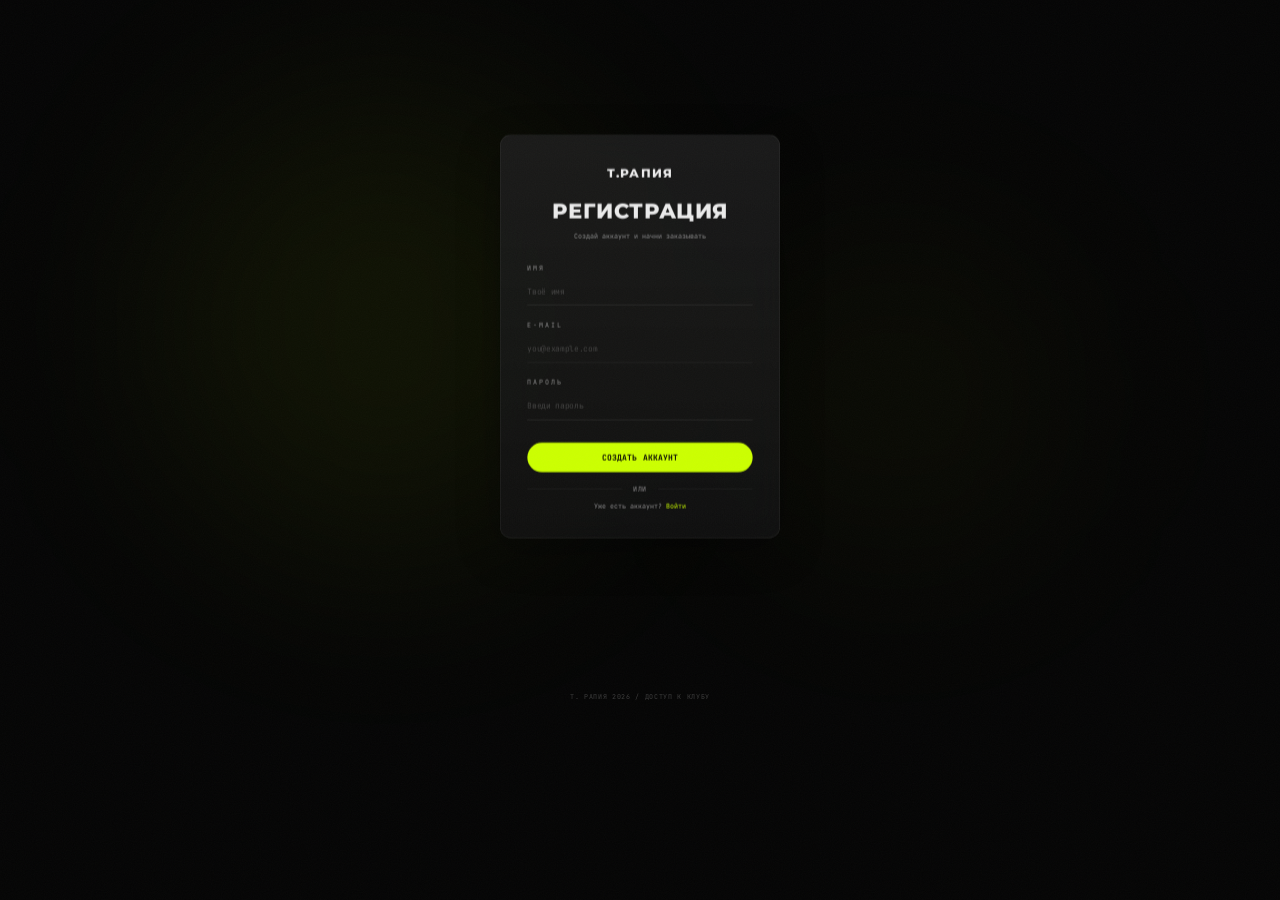
<file: register.html>
<!DOCTYPE html>
<html lang="ru">
<head>
  <meta charset="UTF-8">
  <meta name="viewport" content="width=1920">
  <title>Регистрация | Т.Рапия</title>
  <link rel="stylesheet" href="style.css">
  <link rel="preconnect" href="https://fonts.googleapis.com">
  <link rel="preconnect" href="https://fonts.gstatic.com" crossorigin>
  <link href="https://fonts.googleapis.com/css2?family=JetBrains+Mono:wght@400;500;600&family=Montserrat:wght@400;500;600;700;800&display=swap" rel="stylesheet">
</head>
<body class="auth_page">
  <div class="viewport">
    <main class="page">
    <section class="auth">
      <div class="auth_bg">
        <div class="auth_bg_blur auth_bg_blur_left"></div>
        <div class="auth_bg_blur auth_bg_blur_right"></div>
      </div>
      <div class="auth_card">
        <a href="index.html" class="auth_logo">Т.Рапия</a>
        <h1 class="auth_title">РЕГИСТРАЦИЯ</h1>
        <p class="auth_subtitle">Создай аккаунт и начни заказывать</p>

        <form class="auth_form" action="#" method="post">
          <div class="auth_field">
            <label class="auth_label" for="reg-name">ИМЯ</label>
            <input type="text" id="reg-name" name="name" class="auth_input" placeholder="Твоё имя">
          </div>
          <div class="auth_field">
            <label class="auth_label" for="reg-email">E-MAIL</label>
            <input type="email" id="reg-email" name="email" class="auth_input" placeholder="you@example.com">
          </div>
          <div class="auth_field">
            <label class="auth_label" for="reg-password">ПАРОЛЬ</label>
            <input type="password" id="reg-password" name="password" class="auth_input" placeholder="Введи пароль">
          </div>
          <button type="submit" class="auth_submit">СОЗДАТЬ АККАУНТ</button>
        </form>

        <div class="auth_divider">
          <span class="auth_divider_line"></span>
          <span class="auth_divider_text">ИЛИ</span>
          <span class="auth_divider_line"></span>
        </div>

        <p class="auth_switch">
          Уже есть аккаунт? <a href="login.html" class="auth_link">Войти</a>
        </p>
      </div>

      <p class="auth_footer">Т. РАПИЯ 2026 / ДОСТУП К КЛУБУ</p>
    </section>
    </main>
  </div>
  <script src="fit.js" defer></script>
</body>
</html>
</file>
<file: style.css>
/* ============================================
   TEARAPY | Dark Kitchen — Static HTML/CSS
   Fixed width: 1920px | No JS | No Animations
   Naming: block_element (Block_Element)
   ============================================ */

:root {
  --background: 0 0% 2%;
  --foreground: 0 0% 92%;
  --card: 0 0% 7%;
  --primary: 72 100% 50%;
  --primary-foreground: 0 0% 2%;
  --secondary: 0 0% 12%;
  --muted: 0 0% 12%;
  --muted-foreground: 0 0% 55%;
  --border: 0 0% 14%;
}

* {
  box-sizing: border-box;
  margin: 0;
  padding: 0;
  scroll-behavior: smooth;
}

body {
  font-family: "Montserrat", system-ui, sans-serif;
  background: hsl(var(--background));
  color: hsl(var(--foreground));
  font-size: 16px;
  line-height: 1.5;
  -webkit-font-smoothing: antialiased;
  min-height: 100vh;
}

body.auth_page {
  height: 100vh;
  overflow-y: hidden;
}

html.fit-enabled body.auth_page {
  overflow: hidden;
}

body::before {
  content: "";
  position: fixed;
  inset: 0;
  z-index: 50;
  pointer-events: none;
  opacity: 0.03;
  background-image: url("data:image/svg+xml,%3Csvg viewBox='0 0 256 256' xmlns='http://www.w3.org/2000/svg'%3E%3Cfilter id='noise'%3E%3CfeTurbulence type='fractalNoise' baseFrequency='0.9' numOctaves='4' stitchTiles='stitch'/%3E%3C/filter%3E%3Crect width='100%25' height='100%25' filter='url(%23noise)' opacity='1'/%3E%3C/svg%3E");
  background-repeat: repeat;
  background-size: 256px 256px;
}

::-webkit-scrollbar {
  width: 4px;
  height: 4px;
}
::-webkit-scrollbar-track {
  background: hsl(0 0% 5%);
}
::-webkit-scrollbar-thumb {
  background: hsl(0 0% 20%);
  border-radius: 2px;
}
::-webkit-scrollbar-thumb:hover {
  background: hsl(var(--primary));
}

/* Page */
.page {
  width: 1920px;
  margin: 0 auto;
  min-height: 100vh;
  position: relative;
}

/* =====================
   Fit-to-viewport (for laptop demos)
   Keeps 1920px layout but scales down to avoid horizontal scrollbars.
   ===================== */
.viewport {
  width: 100%;
  min-height: 100vh;
}

html.fit-enabled body {
  overflow-x: hidden;
}

html.fit-enabled .viewport {
  position: relative;
}

html.fit-enabled .page {
  position: absolute;
  left: 50%;
  top: 0;
  margin: 0;
  transform: translateX(-50%) scale(var(--fit-scale, 1));
  transform-origin: top center;
}

/* =====================
   Header
   ===================== */
.header {
  position: fixed;
  top: 16px;
  left: 50%;
  transform: translateX(-50%);
  z-index: 40;
  width: calc(100% - 32px);
  max-width: 896px;
}

.header_nav {
  display: flex;
  align-items: center;
  justify-content: space-between;
  height: 60px;
  padding: 0 24px;
  border-radius: 9999px;
  border: 1px solid hsl(var(--foreground) / 0.1);
  background: hsl(var(--background) / 0.6);
}

.header_logo {
  font-weight: 800;
  font-size: 18px;
  line-height: 28px;
  letter-spacing: 0.1em;
  text-transform: uppercase;
  color: hsl(var(--foreground));
  text-decoration: none;
}

.header_links {
  display: flex;
  align-items: center;
  gap: 32px;
  list-style: none;
}

.header_link {
  font-family: "JetBrains Mono", monospace;
  font-size: 11.8px;
  letter-spacing: 0.6px;
  text-transform: uppercase;
  color: hsl(var(--muted-foreground));
  text-decoration: none;
  transition: color 0.2s ease;
}

.header_link:hover {
  color: hsl(var(--primary));
}

.header_actions {
  display: flex;
  align-items: center;
  gap: 12px;
}

.header_account {
  display: flex;
  align-items: center;
  justify-content: center;
  width: 34px;
  height: 34px;
  border-radius: 9999px;
  border: 1px solid hsl(var(--foreground) / 0.1);
  background: hsl(var(--secondary));
  color: hsl(var(--muted-foreground));
  text-decoration: none;
  transition: border-color 0.2s ease, color 0.2s ease;
}

.header_account:hover {
  border-color: hsl(var(--primary));
  color: hsl(var(--primary));
}

.header_cart {
  position: relative;
  display: flex;
  align-items: center;
  gap: 8px;
  height: 34px;
  min-width: 127px;
  padding: 0 12px;
  border-radius: 9999px;
  border: 1px solid hsl(var(--foreground) / 0.1);
  background: hsl(var(--secondary));
  color: hsl(var(--foreground));
  text-decoration: none;
  transition: border-color 0.2s ease, color 0.2s ease;
  font-family: "JetBrains Mono", monospace;
  font-size: 11.67px;
  letter-spacing: 0.6px;
  text-transform: uppercase;
}

.header_cart:hover {
  border-color: hsl(var(--primary));
  color: hsl(var(--primary));
}

.header_cart_label {
  display: inline;
}

.header_cart_count {
  position: absolute;
  right: 6px;
  top: 6px;
  display: inline-flex;
  align-items: center;
  justify-content: center;
  min-width: 20px;
  height: 20px;
  padding: 0 6px;
  border-radius: 9999px;
  background: hsl(var(--primary));
  color: hsl(var(--primary-foreground));
  font-size: 10px;
  font-weight: 700;
}

/* =====================
   Hero
   ===================== */
.hero {
  position: relative;
  height: 1080px;
  min-height: 1080px;
  padding-top: 0;
}

.hero_content {
  position: relative;
  width: 1920px;
  height: 1080px;
}

.hero_typography {
  position: absolute;
  left: 96px;
  top: 180px;
  width: 848px;
}

.hero_subtitle {
  font-family: "JetBrains Mono", monospace;
  font-size: 12px;
  line-height: 16px;
  letter-spacing: 4.8px;
  text-transform: uppercase;
  color: hsl(var(--primary));
}

.hero_title {
  margin-top: 24px;
  font-size: 112px;
  font-weight: 800;
  line-height: 136px;
  letter-spacing: -2.8px;
  text-transform: uppercase;
  color: hsl(var(--foreground));
}

.hero_title_accent {
  color: hsl(var(--primary));
}

.hero_title_muted {
  color: hsl(var(--muted-foreground));
}

.hero_description {
  margin-top: 26px;
  width: 448px;
  font-family: "JetBrains Mono", monospace;
  font-size: 14px;
  line-height: 22px;
  color: hsl(var(--muted-foreground));
}

.hero_actions {
  margin-top: 12px;
  display: flex;
  align-items: center;
  gap: 11.8px;
}

.hero_btn {
  display: inline-flex;
  align-items: center;
  height: 42px;
  padding: 0 24px;
  border-radius: 9999px;
  font-family: "JetBrains Mono", monospace;
  font-size: 11.8px;
  letter-spacing: 0.6px;
  text-transform: uppercase;
  text-decoration: none;
  transition: transform 0.2s ease, border-color 0.2s ease, color 0.2s ease;
}

.hero_btn_primary {
  min-width: 147px;
  background: hsl(var(--primary));
  color: hsl(var(--primary-foreground));
  font-size: 11.748px;
  font-weight: 700;
}

.hero_btn_primary:hover {
  transform: scale(1.05);
}

.hero_btn_secondary {
  min-width: 88px;
  border: 1px solid hsl(var(--foreground) / 0.2);
  color: hsl(var(--foreground));
  font-size: 11.871px;
  font-weight: 400;
}

.hero_btn_secondary:hover {
  border-color: hsl(var(--primary));
  color: hsl(var(--primary));
}

.hero_image_wrap {
  position: absolute;
  left: 1189px;
  top: 221.5px;
  width: 480px;
  height: 651px;
  border-radius: 24px;
  overflow: hidden;
  box-shadow: 0 4px 4px rgba(0, 0, 0, 0.25);
}

.hero_image_glow {
  position: absolute;
  left: 113px;
  top: 42px;
  width: 254px;
  height: 558px;
  background: radial-gradient(circle at 50% 50%, rgba(204, 255, 0, 0.65), rgba(204, 255, 0, 0) 70%);
  filter: blur(40px);
  opacity: 0.9;
  pointer-events: none;
}

.hero_image {
  width: 100%;
  height: 100%;
  object-fit: cover;
}

.hero_marquee {
  position: absolute;
  left: 0;
  top: 1038px;
  width: 1920px;
  height: 42px;
  overflow: hidden;
  display: flex;
  align-items: center;
  background: rgba(31, 31, 31, 0.5);
  border-top: 1px solid rgba(235, 235, 235, 0.1);
  border-bottom: 1px solid rgba(235, 235, 235, 0.1);
  padding: 0;
}

.hero_marquee_text {
  font-family: "JetBrains Mono", monospace;
  display: block;
  padding-left: 16px;
  font-size: 11.76px;
  line-height: 16px;
  letter-spacing: 3.6px;
  text-transform: uppercase;
  color: hsl(var(--muted-foreground));
  white-space: nowrap;
}

/* =====================
   Advantages (BentoGrid)
   ===================== */
.advantages {
  padding: 80px 96px;
}

.advantages_header {
  margin-bottom: 48px;
}

.advantages_label {
  font-family: "JetBrains Mono", monospace;
  font-size: 12px;
  letter-spacing: 0.4em;
  text-transform: uppercase;
  color: hsl(var(--primary));
}

.advantages_title {
  margin-top: 8px;
  font-size: 54.72px;
  font-weight: 800;
  line-height: 73px;
  letter-spacing: -1.5px;
  text-transform: uppercase;
  color: hsl(var(--foreground));
}

.advantages_title_muted {
  color: hsl(var(--muted-foreground));
}

.advantages_grid {
  display: grid;
  grid-template-columns: 856px 420px 420px;
  grid-template-rows: 217px 217px;
  gap: 16px;
}

.advantages_card {
  position: relative;
  overflow: hidden;
  border-radius: 16px;
  border: 1px solid hsl(var(--foreground) / 0.08);
  background: hsl(var(--card));
  padding: 32px;
  transition: border-color 0.2s ease;
}

.advantages_card:hover {
  border-color: hsl(var(--primary) / 0.3);
}

.advantages_card_wide {
  grid-column: 1;
  grid-row: 1 / span 2;
}

.advantages_card_span {
  grid-column: 2 / span 2;
}

.advantages_card_decoration {
  position: absolute;
  left: 314px;
  top: 112px;
  z-index: 0;
  font-size: 159.65px;
  font-weight: 900;
  line-height: 160px;
  text-transform: uppercase;
  color: hsl(0 0% 100% / 0.05);
  pointer-events: none;
}

.advantages_card_glow {
  position: absolute;
  inset: 0;
  background: hsl(var(--primary) / 0.03);
  opacity: 0;
  pointer-events: none;
  transition: opacity 0.2s ease;
}

.advantages_card:hover .advantages_card_glow {
  opacity: 1;
}

.advantages_card_content {
  position: relative;
  z-index: 10;
  display: flex;
  flex-direction: column;
  justify-content: space-between;
  gap: 24px;
  min-height: 100%;
}

.advantages_icon {
  display: flex;
  align-items: center;
  justify-content: center;
  width: 48px;
  height: 48px;
  border-radius: 12px;
  border: 1px solid hsl(var(--foreground) / 0.1);
  background: hsl(var(--secondary));
  color: hsl(var(--primary));
}

.advantages_card_title {
  font-size: 24px;
  font-weight: 800;
  line-height: 32px;
  letter-spacing: 0.6px;
  text-transform: uppercase;
  color: hsl(var(--foreground));
}

.advantages_card_title_large {
  font-size: 30px;
  line-height: 36px;
  letter-spacing: 0.75px;
}

.advantages_card_text {
  margin-top: 8px;
  font-family: "JetBrains Mono", monospace;
  font-size: 14px;
  line-height: 22px;
  color: hsl(var(--muted-foreground));
}

/* =====================
   Catalog
   ===================== */
.catalog {
  margin-top: 80px;
  padding: 0 96px;
}

.catalog_header {
  display: flex;
  flex-direction: row;
  align-items: flex-end;
  justify-content: space-between;
  margin-bottom: 48px;
}

.catalog_label {
  font-family: "JetBrains Mono", monospace;
  font-size: 12px;
  letter-spacing: 0.4em;
  text-transform: uppercase;
  color: hsl(var(--primary));
}

.catalog_title {
  margin-top: 8px;
  font-size: 59.44px;
  font-weight: 800;
  line-height: 73px;
  letter-spacing: -1.5px;
  text-transform: uppercase;
  color: hsl(0 0% 100%);
}

.catalog_title_muted {
  color: hsl(var(--muted-foreground));
}

.catalog_link {
  font-family: "JetBrains Mono", monospace;
  font-size: 12px;
  letter-spacing: 0.6px;
  text-transform: uppercase;
  color: hsl(var(--muted-foreground));
  text-decoration: none;
  transition: color 0.2s ease;
}

.catalog_link:hover {
  color: hsl(var(--primary));
}

.catalog_grid {
  display: grid;
  grid-template-columns: repeat(4, 408px);
  gap: 32px;
}

.catalog_card {
  display: flex;
  flex-direction: column;
  overflow: hidden;
  border-radius: 12px;
  border: 1px solid hsl(var(--foreground) / 0.06);
  background: #1e1e1e;
  transition: border-color 0.2s ease, box-shadow 0.2s ease;
}

.catalog_card:hover {
  border-color: hsl(var(--primary) / 0.3);
  box-shadow: 0 0 30px 0 hsl(var(--primary) / 0.06);
}

.catalog_card_image_wrap {
  position: relative;
  height: 541px;
  width: 100%;
  overflow: hidden;
  background: #1e1e1e;
}

.catalog_card_image {
  width: 100%;
  height: 100%;
  object-fit: cover;
  transition: transform 0.3s ease;
}

.catalog_card:hover .catalog_card_image {
  transform: scale(1.05);
}

.catalog_card_tags {
  position: absolute;
  top: 12px;
  left: 12px;
  display: flex;
  gap: 6px;
}

.catalog_card_tag {
  padding: 2px 10px;
  border-radius: 9999px;
  background: hsl(var(--primary));
  font-family: "JetBrains Mono", monospace;
  font-size: 10px;
  font-weight: 700;
  text-transform: uppercase;
  color: hsl(var(--primary-foreground));
}

.catalog_card_info {
  display: flex;
  flex: 1;
  flex-direction: column;
  justify-content: space-between;
  gap: 16px;
  padding: 20px;
}

.catalog_card_info > a {
  text-decoration: none;
  color: inherit;
}

.catalog_card_info > a:hover {
  text-decoration: none;
}

.catalog_card_title {
  font-family: "Montserrat", system-ui, sans-serif;
  font-size: 16px;
  font-weight: 800;
  line-height: 24px;
  letter-spacing: 0.4px;
  text-transform: uppercase;
  color: hsl(0 0% 100%);
  text-decoration: none;
  transition: color 0.2s ease;
}

.catalog_card_title:hover {
  color: hsl(var(--primary));
}

.catalog_card_volume {
  margin-top: 4px;
  font-family: "JetBrains Mono", monospace;
  font-size: 12px;
  color: hsl(var(--muted-foreground));
}

.catalog_card_footer {
  display: flex;
  align-items: center;
  justify-content: space-between;
  gap: 16px;
}

.catalog_card_price {
  font-family: "JetBrains Mono", monospace;
  font-size: 20px;
  font-weight: 800;
  color: hsl(0 0% 100%);
}

.catalog_card_btn {
  display: flex;
  flex-shrink: 0;
  align-items: center;
  justify-content: center;
  gap: 10px;
  padding: 10px 30px;
  border-radius: 9999px;
  background: hsl(var(--primary));
  color: hsl(var(--primary-foreground));
  font-family: "JetBrains Mono", monospace;
  font-size: 13px;
  font-weight: 700;
  line-height: 28px;
  text-transform: uppercase;
  text-decoration: none;
  transition: background 0.2s ease, color 0.2s ease, filter 0.2s ease;
}

.catalog_card_btn:hover {
  filter: brightness(1.1);
}

/* =====================
   Moods (ShopByMood)
   ===================== */
.moods {
  margin-top: 80px;
  padding: 80px 96px;
}

.moods_header {
  margin-bottom: 48px;
}

.moods_label {
  font-family: "JetBrains Mono", monospace;
  font-size: 12px;
  letter-spacing: 0.4em;
  text-transform: uppercase;
  color: hsl(var(--primary));
}

.moods_title {
  margin-top: 8px;
  font-size: 60px;
  font-weight: 800;
  line-height: 73px;
  letter-spacing: -1.5px;
  text-transform: uppercase;
  color: hsl(var(--foreground));
}

.moods_title_muted {
  color: hsl(var(--muted-foreground));
}

.moods_cards {
  display: grid;
  grid-template-columns: 941px 378px 378px;
  gap: 16px;
}

.moods_card {
  position: relative;
  height: 420px;
  overflow: hidden;
  border-radius: 16px;
  border: 1px solid hsl(var(--foreground) / 0.08);
  background: hsl(var(--card));
  text-decoration: none;
  cursor: pointer;
  transition: border-color 0.2s ease;
}

.moods_card:hover {
  border-color: hsl(var(--primary) / 0.3);
}

.moods_card_gradient {
  position: absolute;
  inset: 0;
  opacity: 0;
  pointer-events: none;
}

.moods_card_energy .moods_card_gradient {
  opacity: 1;
  background: linear-gradient(180deg, rgba(204, 255, 0, 0.3) 0%, rgba(204, 255, 0, 0.05) 50%, rgba(204, 255, 0, 0) 100%);
}

.moods_card_content {
  position: absolute;
  inset: 32px;
  z-index: 10;
}

.moods_card_badge {
  display: inline-flex;
  align-items: center;
  height: 25px;
  padding: 0 12px;
  border-radius: 9999px;
  border: 1px solid hsl(var(--foreground) / 0.1);
  background: hsl(var(--secondary));
  font-family: "JetBrains Mono", monospace;
  font-size: 10px;
  letter-spacing: 0.5px;
  text-transform: uppercase;
  color: hsl(var(--muted-foreground));
}

.moods_card_title {
  position: absolute;
  top: 38px;
  left: 0;
  font-size: 36px;
  font-weight: 800;
  line-height: 40px;
  letter-spacing: 0.9px;
  text-transform: uppercase;
  color: hsl(var(--foreground));
}

.moods_card_energy .moods_card_title {
  color: hsl(var(--primary));
}

.moods_card_subtitle {
  position: absolute;
  top: 90px;
  left: 0;
  font-family: "JetBrains Mono", monospace;
  font-size: 11.67px;
  line-height: 19px;
  color: hsl(var(--muted-foreground));
  max-width: 280px;
}

.moods_card_link {
  position: absolute;
  bottom: 0;
  left: 0;
  display: flex;
  align-items: center;
  gap: 8px;
  font-family: "JetBrains Mono", monospace;
  font-size: 11.8px;
  letter-spacing: 0.6px;
  text-transform: uppercase;
  color: hsl(var(--primary));
}

.moods_card_chill .moods_card_subtitle,
.moods_card_chill .moods_card_link,
.moods_card_focus .moods_card_subtitle,
.moods_card_focus .moods_card_link {
  display: none;
}

.moods_card_number {
  position: absolute;
  right: 18px;
  top: 210px;
  font-size: 189px;
  font-weight: 800;
  line-height: 192px;
  color: hsl(var(--foreground) / 0.03);
  pointer-events: none;
}

/* =====================
   Footer
   ===================== */
.footer {
  border-top: 1px solid hsl(var(--foreground) / 0.08);
  padding: 64px 96px 64px;
}

.footer_logo_wrap {
  margin-bottom: 64px;
  overflow: hidden;
}

.footer_logo {
  font-size: 224px;
  font-weight: 800;
  line-height: 190.391px;
  letter-spacing: -5.6px;
  text-transform: uppercase;
  color: hsl(var(--foreground) / 0.06);
}

.footer_links_grid {
  display: grid;
  grid-template-columns: repeat(4, 1fr);
  gap: 32px;
}

.footer_column_title {
  margin-bottom: 16px;
  font-family: "JetBrains Mono", monospace;
  font-size: 10px;
  letter-spacing: 0.3em;
  text-transform: uppercase;
  color: hsl(var(--muted-foreground));
}

.footer_column_links {
  display: flex;
  flex-direction: column;
  gap: 10px;
  list-style: none;
}

.footer_link {
  font-family: "JetBrains Mono", monospace;
  font-size: 12px;
  color: hsl(var(--foreground) / 0.6);
  text-decoration: none;
  transition: color 0.2s ease;
}

.footer_link:hover {
  color: hsl(var(--primary));
}

.footer_social {
  display: flex;
  gap: 12px;
}

.footer_social_link {
  display: flex;
  align-items: center;
  justify-content: center;
  width: 40px;
  height: 40px;
  border-radius: 9999px;
  border: 1px solid hsl(var(--foreground) / 0.1);
  color: hsl(var(--foreground) / 0.6);
  text-decoration: none;
  transition: border-color 0.2s ease, color 0.2s ease;
}

.footer_social_link:hover {
  border-color: hsl(var(--primary));
  color: hsl(var(--primary));
}

.footer_bottom {
  margin-top: 64px;
  padding-top: 32px;
  border-top: 1px solid hsl(var(--foreground) / 0.05);
  display: flex;
  flex-direction: row;
  align-items: center;
  justify-content: space-between;
  gap: 16px;
}

.footer_copyright {
  font-family: "JetBrains Mono", monospace;
  font-size: 10px;
  letter-spacing: 0.5px;
  text-transform: uppercase;
  color: hsl(var(--muted-foreground));
}

.footer_tagline {
  font-family: "JetBrains Mono", monospace;
  font-size: 10px;
  color: hsl(var(--muted-foreground));
}

/* =====================
   Menu Page
   ===================== */
.menu_page {
  width: 1400px;
  margin: 0 auto;
  padding: 128px 32px 80px;
}

.menu_header {
  margin-bottom: 40px;
}

.menu_label {
  font-family: "JetBrains Mono", monospace;
  font-size: 12px;
  letter-spacing: 4.8px;
  text-transform: uppercase;
  color: hsl(var(--primary));
}

.menu_title {
  margin-top: 8px;
  font-size: 55.764px;
  font-weight: 800;
  line-height: 73px;
  letter-spacing: -1.5px;
  text-transform: uppercase;
  color: hsl(0 0% 100%);
}

.menu_title_muted {
  color: hsl(var(--muted-foreground));
}

.menu_filters {
  display: flex;
  flex-wrap: nowrap;
  justify-content: flex-end;
  gap: 8px;
  margin-bottom: 40px;
}

.menu_filter {
  display: inline-flex;
  align-items: center;
  justify-content: center;
  flex-shrink: 0;
  height: 38px;
  padding: 0 20px;
  border-radius: 9999px;
  border: 1px solid hsl(var(--foreground) / 0.1);
  background: #1e1e1e;
  font-family: "JetBrains Mono", monospace;
  font-size: 11.8px;
  letter-spacing: 0.6px;
  text-transform: uppercase;
  color: hsl(var(--muted-foreground));
  text-decoration: none;
  transition: border-color 0.2s ease, background 0.2s ease, color 0.2s ease;
}

.menu_filter:hover {
  border-color: hsl(var(--foreground) / 0.2);
  color: hsl(0 0% 100%);
}

.menu_filter_active {
  border-color: hsl(var(--primary));
  background: hsl(var(--primary));
  color: hsl(var(--primary-foreground));
}

.menu_section {
  margin-bottom: 48px;
}

.menu_section:target {
  scroll-margin-top: 100px;
}

.menu_section_title {
  margin-bottom: 24px;
  font-size: 1.25rem;
  font-weight: 600;
  letter-spacing: 0.05em;
  text-transform: uppercase;
  color: hsl(var(--muted-foreground));
}

.menu_grid {
  display: grid;
  grid-template-columns: repeat(4, 310px);
  gap: 32px;
}

.menu_grid .catalog_card_info {
  height: 138px;
  padding: 16px;
  gap: 0;
}

.catalog_card_description {
  font-family: "JetBrains Mono", monospace;
  font-size: 10px;
  line-height: 16px;
  color: hsl(var(--muted-foreground));
  display: -webkit-box;
  -webkit-line-clamp: 2;
  -webkit-box-orient: vertical;
  overflow: hidden;
}

.menu_grid .catalog_card_footer {
  margin-top: 8px;
  align-items: center;
  gap: 12px;
}

.menu_grid .catalog_card_volume {
  font-size: 9px;
  line-height: 13px;
  margin: 0;
}

.menu_grid .catalog_card {
  width: 310px;
  height: 551px;
}

.menu_grid .catalog_card_image_wrap {
  height: 411px;
}

.menu_grid .catalog_card_tags {
  top: 12px;
  left: 12px;
}

.menu_grid .catalog_card_tag {
  height: 18px;
  padding: 0 8px;
  font-size: 8.33px;
  line-height: 13px;
}

.menu_grid .catalog_card_title {
  font-size: 14px;
  font-weight: 800;
  line-height: 20px;
  letter-spacing: 0.35px;
  margin-bottom: 4px;
}

.catalog_card_meta {
  width: 55px;
}

.menu_grid .catalog_card_price {
  font-size: 18px;
  line-height: 28px;
}

.menu_grid .catalog_card_btn {
  padding: 10px 25px;
  font-size: 12px;
  line-height: normal;
}


/* =====================
   Auth (Login / Register)
   ===================== */
.auth {
  position: relative;
  display: flex;
  flex-direction: column;
  align-items: center;
  justify-content: center;
  height: var(--auth-height, 1080px);
  min-height: var(--auth-height, 1080px);
  padding: 0 0 72px;
}

.auth_bg {
  position: absolute;
  inset: 0;
  pointer-events: none;
}

.auth_bg_blur {
  position: absolute;
  border-radius: 50%;
  background: hsl(var(--primary) / 0.04);
  filter: blur(120px);
}

.auth_bg_blur_left {
  top: 45%;
  left: 30%;
  width: 700px;
  height: 700px;
  transform: translate(-50%, -50%);
  background: hsl(var(--primary) / 0.06);
  filter: blur(160px);
}

.auth_bg_blur_right {
  top: 55%;
  right: 30%;
  width: 520px;
  height: 520px;
  transform: translate(50%, -50%);
  background: hsl(var(--primary) / 0.03);
  filter: blur(160px);
}

.auth_card {
  position: relative;
  z-index: 10;
  width: 100%;
  max-width: 420px;
  padding: 44px 40px 40px;
  border-radius: 16px;
  border: 1px solid hsl(var(--foreground) / 0.08);
  background: linear-gradient(180deg, rgba(30, 30, 30, 0.85), rgba(18, 18, 18, 0.85));
  box-shadow: 0 20px 60px rgba(0, 0, 0, 0.35);
  backdrop-filter: blur(24px);
}

.auth_logo {
  display: block;
  margin-bottom: 18px;
  text-align: center;
  font-size: 18px;
  font-weight: 800;
  letter-spacing: 1.8px;
  text-transform: uppercase;
  color: hsl(var(--foreground));
  text-decoration: none;
}

.auth_logo:hover {
  color: hsl(var(--primary));
}

.auth_title {
  text-align: center;
  font-size: 32px;
  font-weight: 800;
  letter-spacing: 0.5px;
  text-transform: uppercase;
  color: hsl(var(--foreground));
}

.auth_subtitle {
  margin-top: 8px;
  text-align: center;
  font-family: "JetBrains Mono", monospace;
  font-size: 10px;
  line-height: 14px;
  color: hsl(var(--muted-foreground));
}

.auth_form {
  display: flex;
  flex-direction: column;
  gap: 22px;
  margin-top: 32px;
}

.auth_field {
  display: block;
}

.auth_label {
  display: block;
  margin-bottom: 8px;
  font-family: "JetBrains Mono", monospace;
  font-size: 10px;
  letter-spacing: 3px;
  text-transform: uppercase;
  color: hsl(var(--muted-foreground));
}

.auth_input {
  width: 100%;
  padding: 12px 0;
  border: none;
  border-bottom: 1px solid hsl(var(--foreground) / 0.12);
  background: transparent;
  font-family: "JetBrains Mono", monospace;
  font-size: 12px;
  line-height: 16px;
  color: hsl(var(--foreground));
  outline: none;
  transition: border-color 0.2s ease;
}

.auth_input::placeholder {
  color: hsl(var(--muted-foreground) / 0.4);
}

.auth_input:focus {
  border-bottom-color: hsl(var(--primary));
}

.auth_submit {
  display: flex;
  align-items: center;
  justify-content: center;
  width: 100%;
  height: 44px;
  margin-top: 12px;
  padding: 0 24px;
  border: none;
  border-radius: 9999px;
  background: hsl(var(--primary));
  font-family: "JetBrains Mono", monospace;
  font-size: 12px;
  font-weight: 700;
  letter-spacing: 0.6px;
  text-transform: uppercase;
  color: hsl(var(--primary-foreground));
  cursor: pointer;
  transition: filter 0.2s ease, transform 0.2s ease;
}

.auth_submit:hover {
  filter: brightness(1.1);
  transform: scale(1.02);
}

.auth_divider {
  display: flex;
  align-items: center;
  gap: 16px;
  margin: 18px 0 10px;
}

.auth_divider_line {
  flex: 1;
  height: 1px;
  background: hsl(var(--foreground) / 0.08);
}

.auth_divider_text {
  font-family: "JetBrains Mono", monospace;
  font-size: 10px;
  letter-spacing: 0.1em;
  text-transform: uppercase;
  color: hsl(var(--muted-foreground));
}

.auth_switch {
  text-align: center;
  font-family: "JetBrains Mono", monospace;
  font-size: 10px;
  color: hsl(var(--muted-foreground));
}

.auth_link {
  color: hsl(var(--primary));
  text-decoration: none;
}

.auth_link:hover {
  text-decoration: underline;
}

.auth_footer {
  position: absolute;
  left: 0;
  bottom: 28px;
  width: 100%;
  margin-top: 0;
  text-align: center;
  font-family: "JetBrains Mono", monospace;
  font-size: 10px;
  letter-spacing: 0.1em;
  text-transform: uppercase;
  color: hsl(var(--muted-foreground) / 0.4);
}

/* =====================
   Product Detail
   ===================== */
.product_detail {
  padding: 96px 48px 80px;
}

.product_back {
  display: inline-flex;
  align-items: center;
  gap: 8px;
  margin-bottom: 32px;
  font-family: "JetBrains Mono", monospace;
  font-size: 12px;
  letter-spacing: 0.1em;
  text-transform: uppercase;
  color: hsl(var(--muted-foreground));
  text-decoration: none;
  transition: color 0.2s ease;
}

.product_back:hover {
  color: hsl(var(--primary));
}

.product_header {
  margin-bottom: 48px;
}

.product_tags {
  display: flex;
  flex-wrap: wrap;
  gap: 8px;
  margin-bottom: 8px;
}

.product_tag {
  padding: 2px 10px;
  border-radius: 9999px;
  background: hsl(var(--primary));
  font-family: "JetBrains Mono", monospace;
  font-size: 10px;
  font-weight: 700;
  text-transform: uppercase;
  color: hsl(var(--primary-foreground));
}

.product_category {
  font-family: "JetBrains Mono", monospace;
  font-size: 12px;
  letter-spacing: 0.4em;
  text-transform: uppercase;
  color: hsl(var(--primary));
}

.product_title {
  margin-top: 8px;
  font-size: 3.75rem;
  font-weight: 700;
  letter-spacing: -0.02em;
  text-transform: uppercase;
  color: hsl(var(--foreground));
}

.product_content {
  display: flex;
  flex-direction: row;
  gap: 48px;
  align-items: flex-start;
}

.product_image_wrap {
  flex: 0 0 50%;
  position: relative;
  height: clamp(700px, calc(100vh - 320px), 800px);
  display: flex;
  align-items: center;
  justify-content: center;
  overflow: hidden;
  border-radius: 16px;
  background: hsl(var(--background));
}

.product_image {
  width: 100%;
  height: 100%;
  object-fit: contain;
  transform: translateY(-5px);
}

.product_panel {
  flex: 1;
  display: flex;
  flex-direction: column;
  gap: 32px;
}

.product_description {
  font-family: "JetBrains Mono", monospace;
  font-size: 14px;
  line-height: 1.6;
  color: hsl(var(--muted-foreground));
}

.product_control {
  display: block;
}

.product_control_label {
  display: block;
  margin-bottom: 12px;
  font-family: "JetBrains Mono", monospace;
  font-size: 10px;
  letter-spacing: 0.3em;
  text-transform: uppercase;
  color: hsl(var(--muted-foreground));
}

.product_control_options {
  display: flex;
  gap: 8px;
}

.product_control_options_sugar {
  gap: 6px;
}

.product_option {
  flex: 1;
  padding: 12px;
  border-radius: 8px;
  border: 1px solid hsl(var(--foreground) / 0.1);
  background: hsl(var(--secondary));
  font-family: "JetBrains Mono", monospace;
  font-size: 12px;
  letter-spacing: 0.1em;
  text-transform: uppercase;
  color: hsl(var(--muted-foreground));
  text-align: center;
  transition: border-color 0.2s ease, background 0.2s ease, color 0.2s ease;
}

.product_option:hover {
  border-color: hsl(var(--foreground) / 0.2);
}

.product_option_active {
  border-color: hsl(var(--primary));
  background: hsl(var(--primary) / 0.1);
  color: hsl(var(--primary));
}

.product_toppings {
  display: grid;
  grid-template-columns: repeat(2, 1fr);
  gap: 8px;
}

.product_topping {
  display: flex;
  align-items: center;
  justify-content: space-between;
  padding: 12px 16px;
  border-radius: 8px;
  border: 1px solid hsl(var(--foreground) / 0.1);
  background: hsl(var(--secondary));
  font-family: "JetBrains Mono", monospace;
  font-size: 12px;
  color: hsl(var(--foreground));
  transition: border-color 0.2s ease;
}

.product_topping:hover {
  border-color: hsl(var(--foreground) / 0.2);
}

.product_topping_price {
  font-size: 10px;
  color: hsl(var(--muted-foreground));
}

.product_ingredients {
  padding: 20px;
  border-radius: 12px;
  border: 1px solid hsl(var(--foreground) / 0.08);
  background: hsl(var(--card));
}

.product_ingredients_label {
  margin-bottom: 12px;
  font-family: "JetBrains Mono", monospace;
  font-size: 10px;
  letter-spacing: 0.3em;
  text-transform: uppercase;
  color: hsl(var(--muted-foreground));
}

.product_ingredients_list {
  display: flex;
  flex-direction: column;
  gap: 8px;
}

.product_ingredient {
  display: flex;
  align-items: center;
  justify-content: space-between;
  padding-bottom: 8px;
  border-bottom: 1px solid hsl(var(--foreground) / 0.05);
  font-family: "JetBrains Mono", monospace;
  font-size: 12px;
  color: hsl(var(--foreground));
}

.product_ingredient:last-child {
  border-bottom: none;
}

.product_ingredient_code {
  font-size: 10px;
  color: hsl(var(--muted-foreground));
}

.product_ingredient_amount {
  color: hsl(var(--primary));
}

.product_add {
  display: flex;
  align-items: center;
  gap: 16px;
}

.product_quantity {
  display: flex;
  align-items: center;
  justify-content: center;
  width: 48px;
  height: 48px;
  border-radius: 9999px;
  border: 1px solid hsl(var(--foreground) / 0.1);
  background: hsl(var(--secondary));
}

.product_quantity_value {
  font-family: "JetBrains Mono", monospace;
  font-size: 14px;
  color: hsl(var(--foreground));
}

.product_add_btn {
  flex: 1;
  display: flex;
  align-items: center;
  justify-content: center;
  gap: 12px;
  padding: 14px 24px;
  border-radius: 9999px;
  background: hsl(var(--primary));
  font-family: "JetBrains Mono", monospace;
  font-size: 12px;
  font-weight: 700;
  letter-spacing: 0.1em;
  text-transform: uppercase;
  color: hsl(var(--primary-foreground));
  text-decoration: none;
  transition: filter 0.2s ease, transform 0.2s ease;
}

.product_add_btn:hover {
  filter: brightness(1.1);
  transform: scale(1.02);
}
</file>
